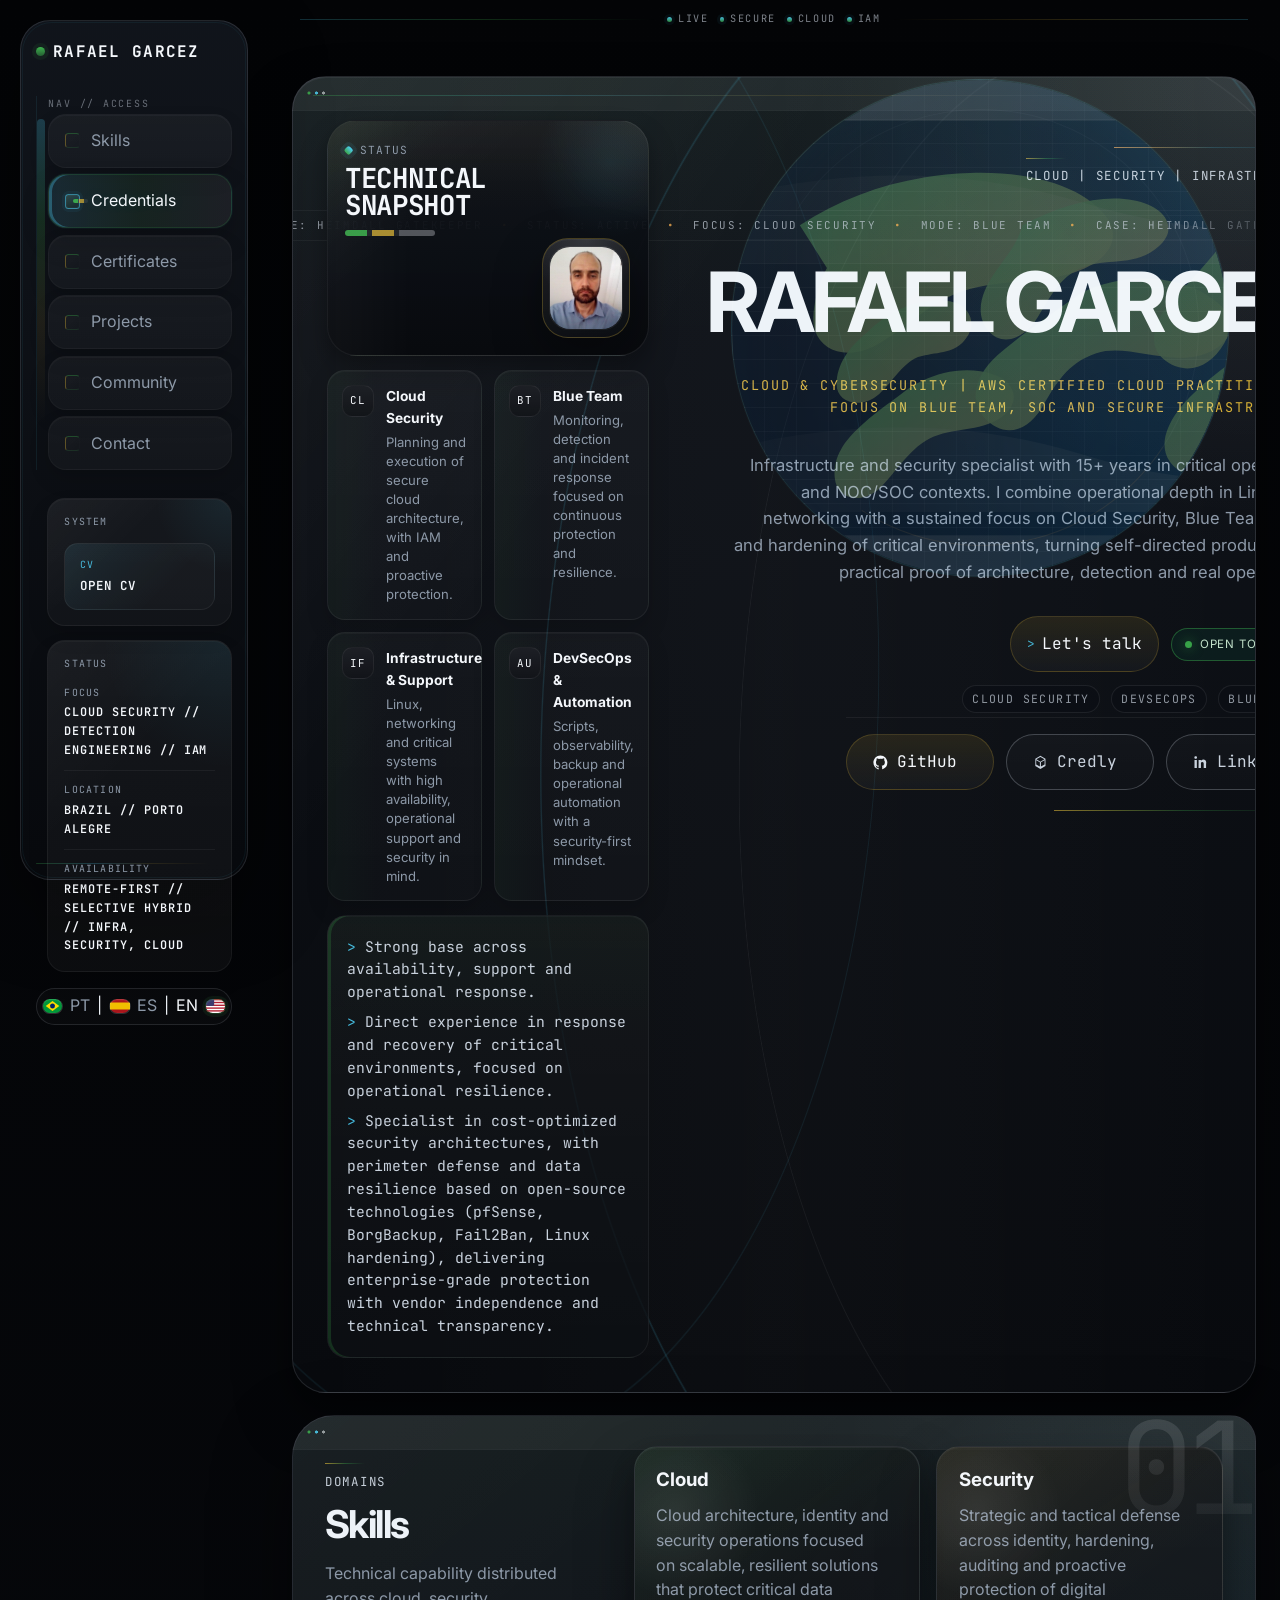
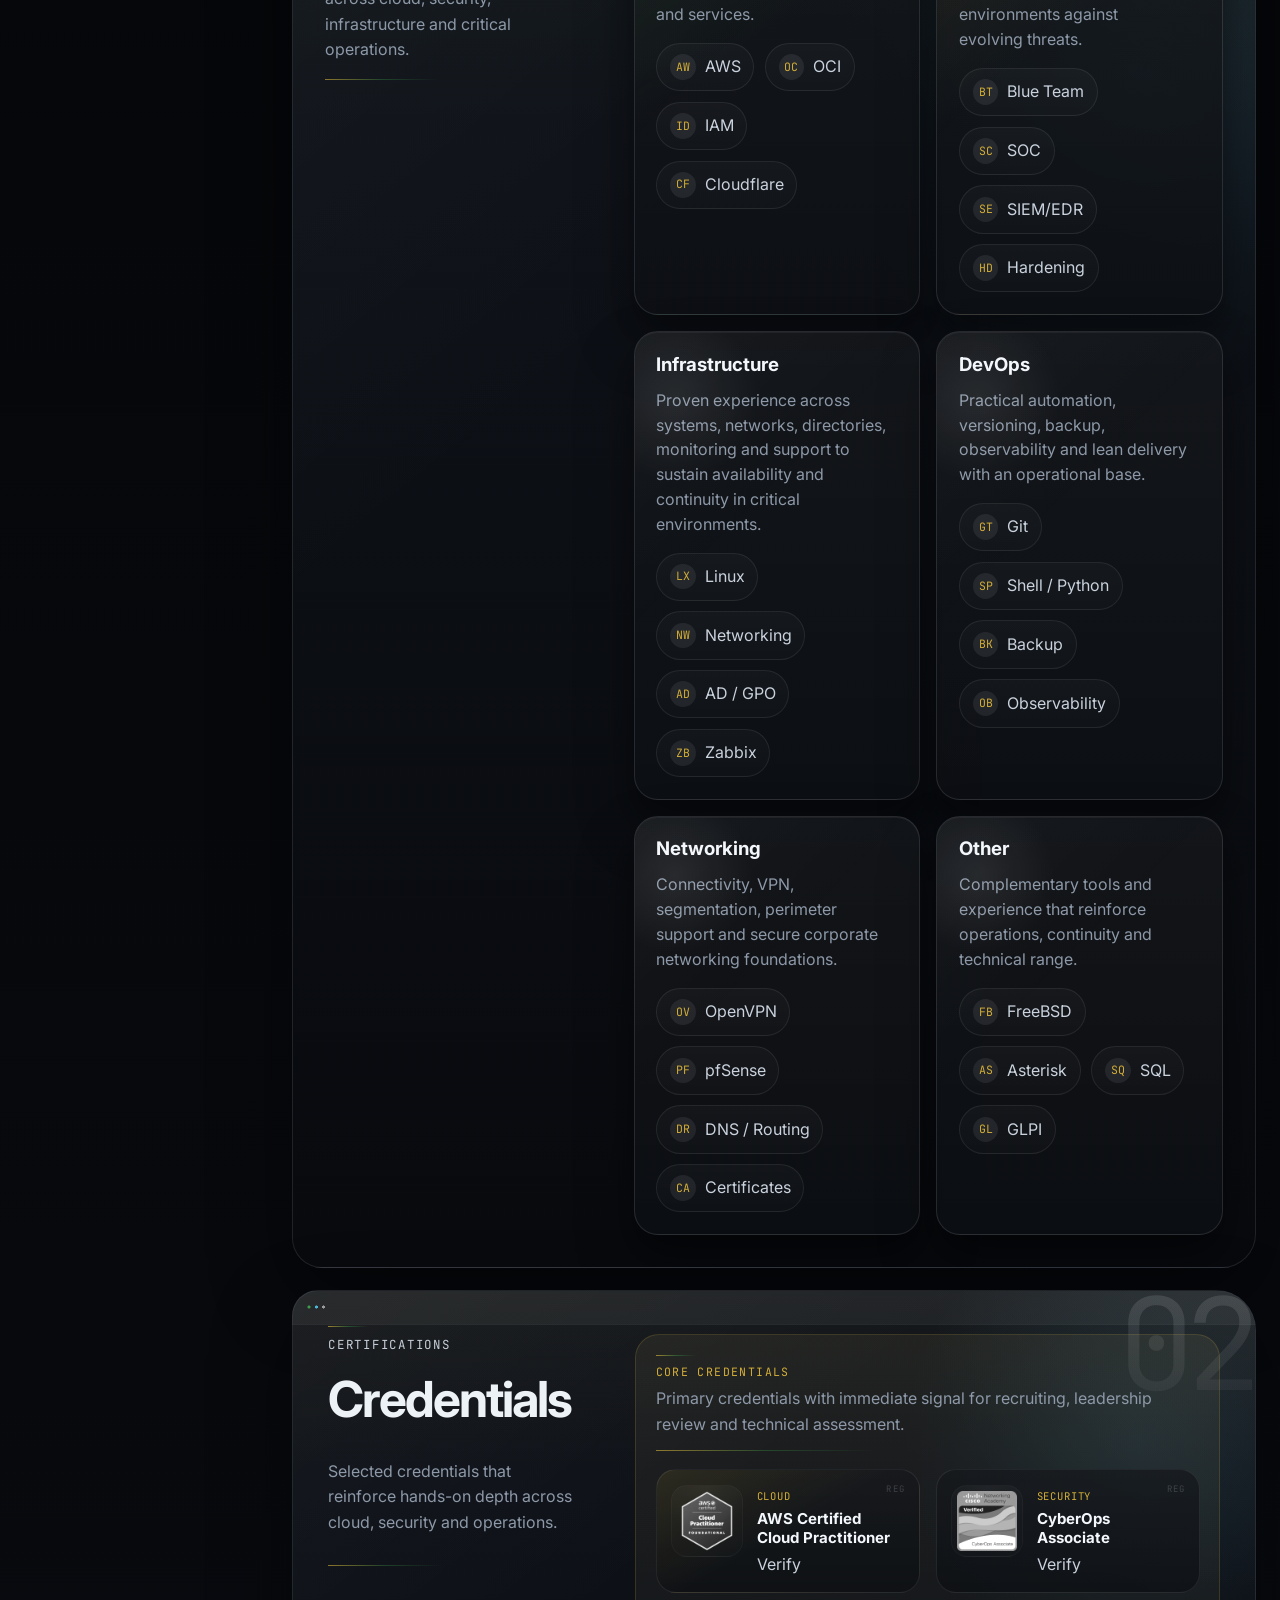
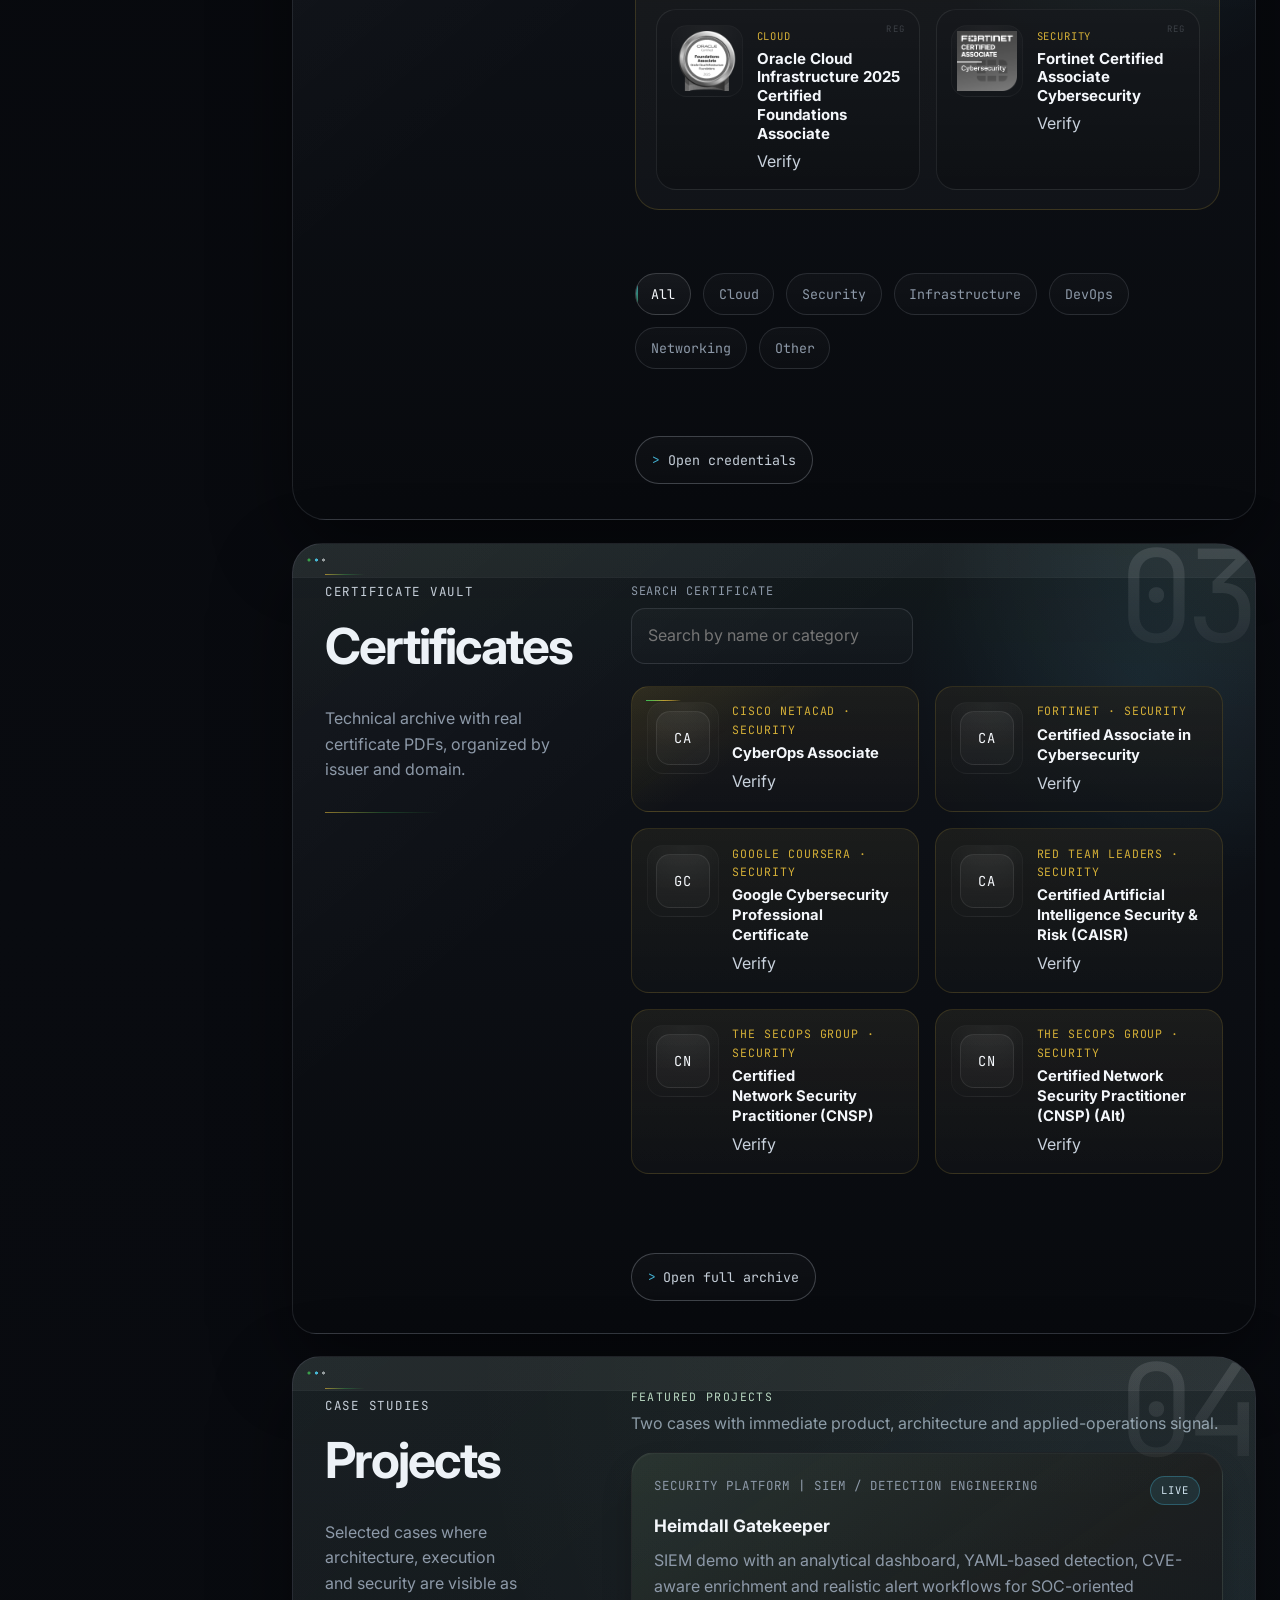
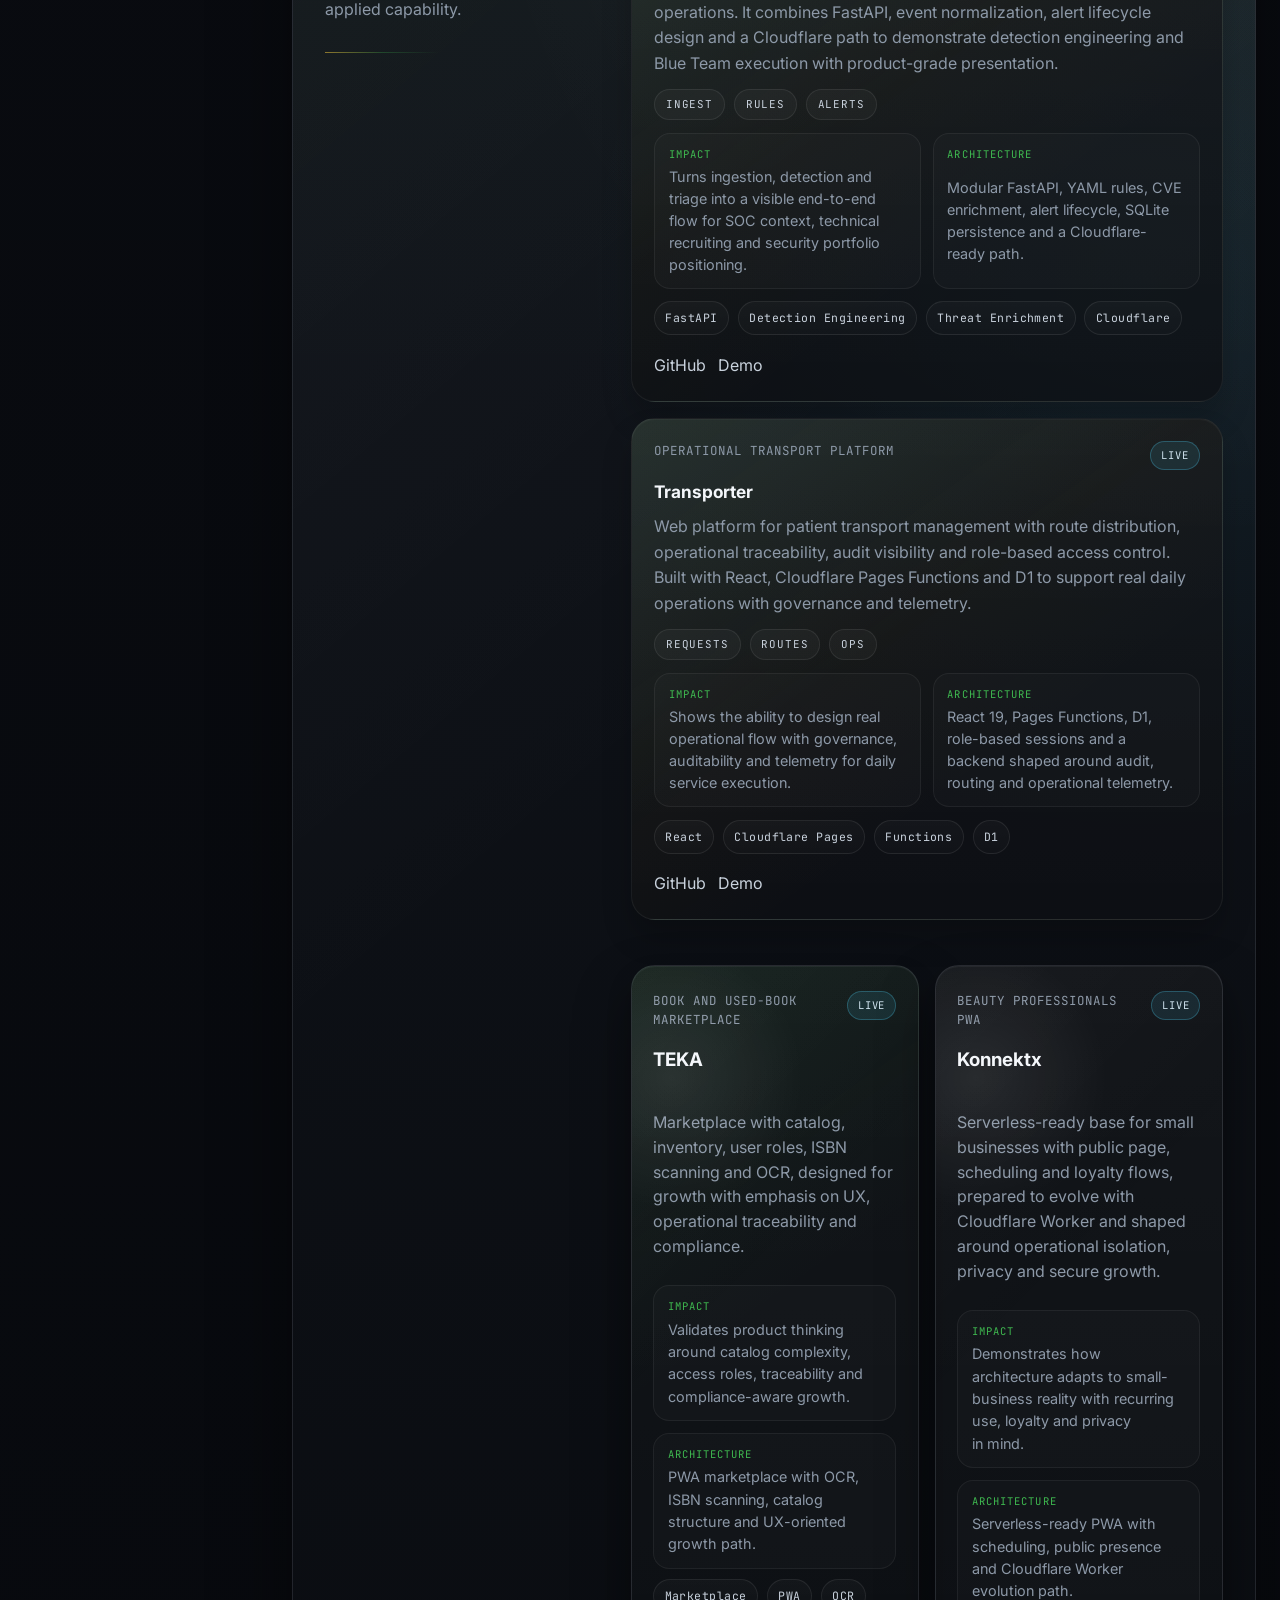
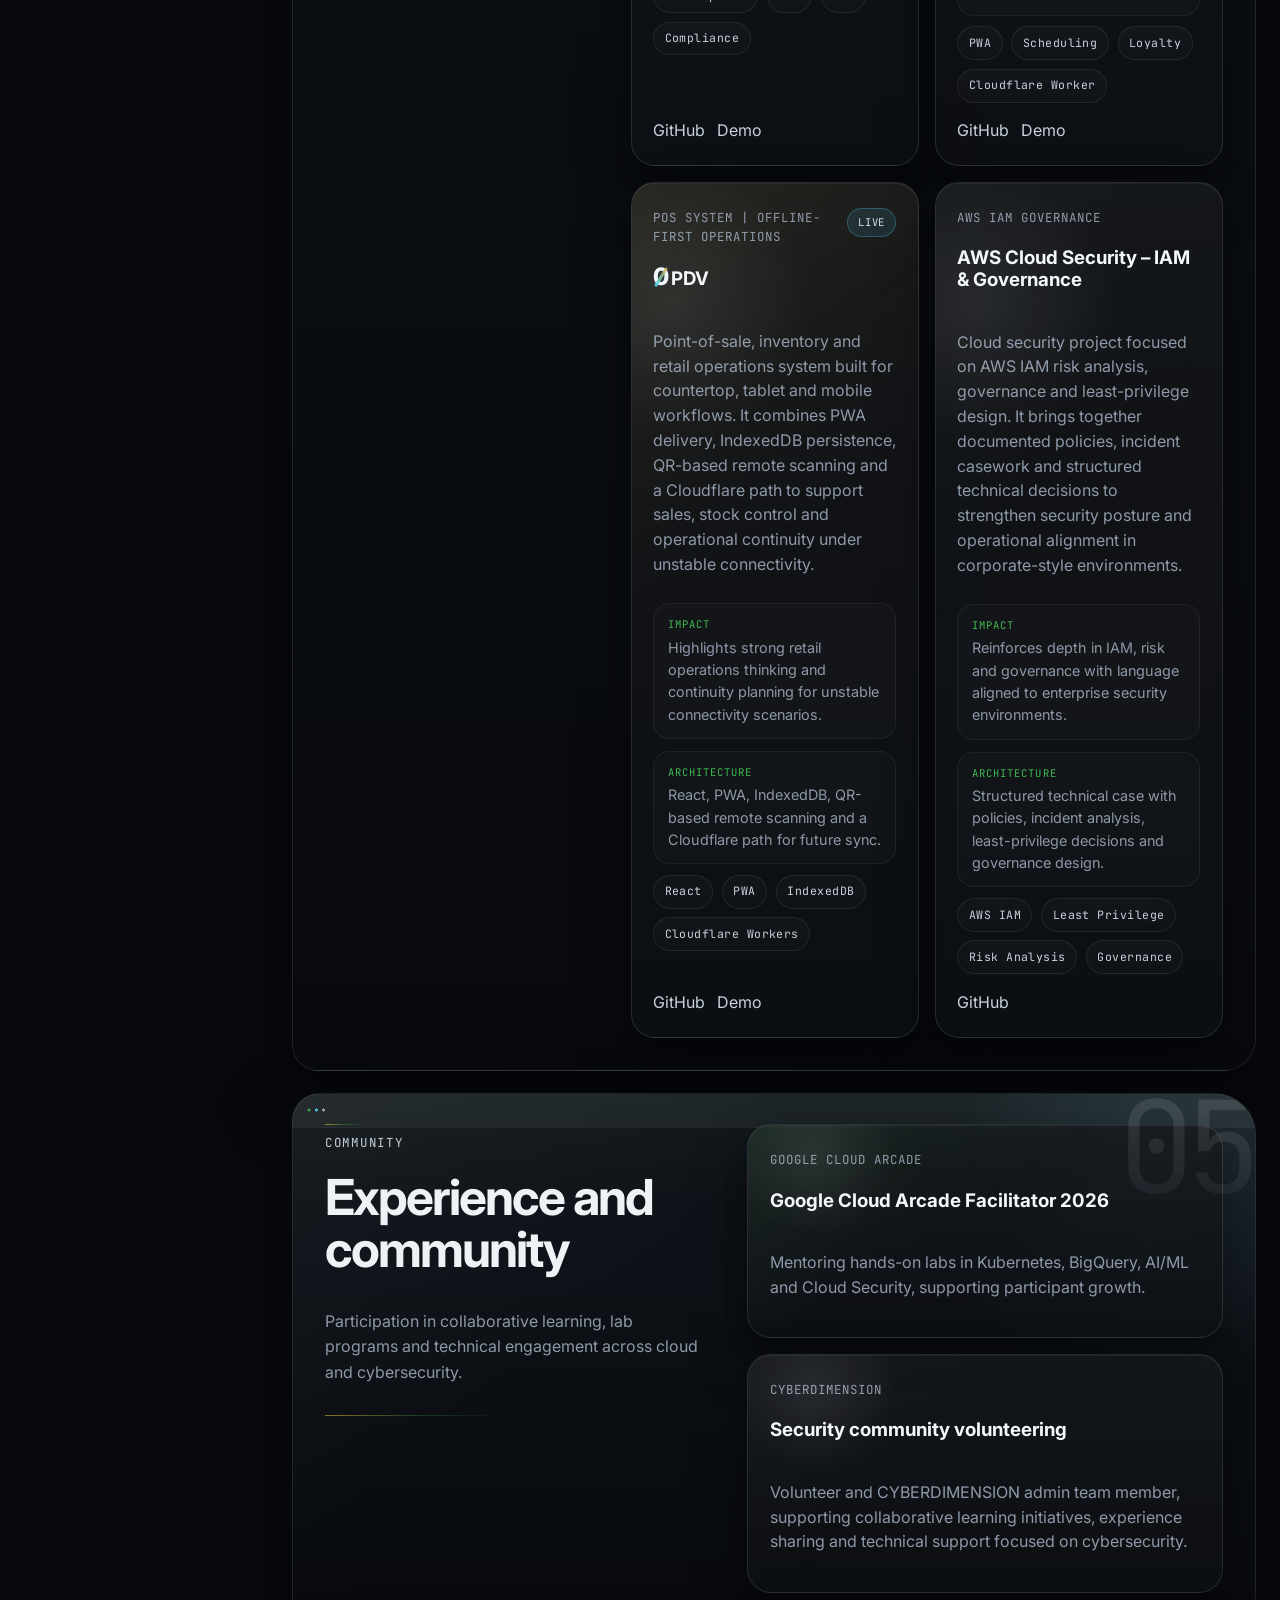
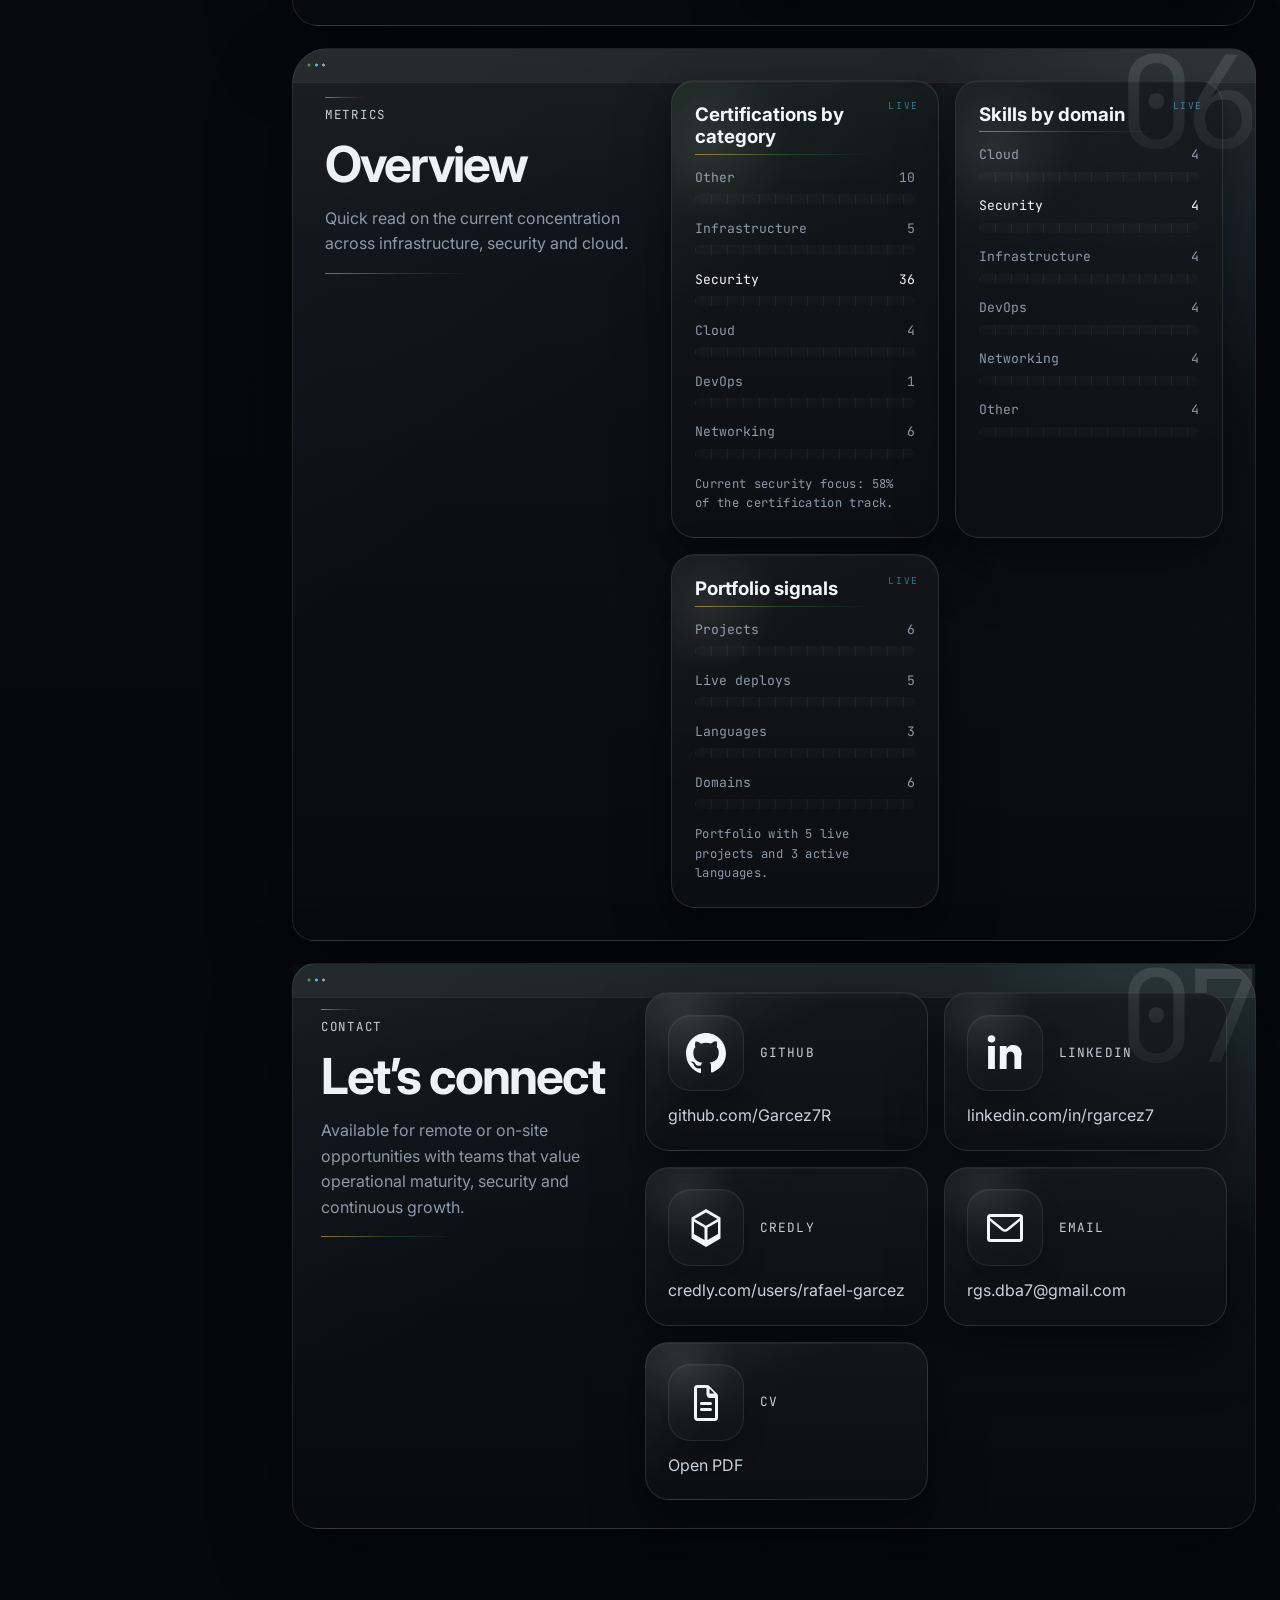
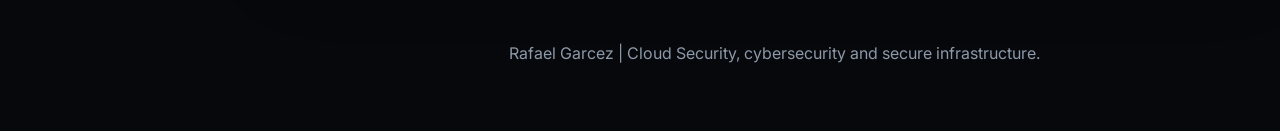
<file: index.html>
<!doctype html>
<html lang="en">
  <head>
    <meta charset="UTF-8" />
    <meta name="viewport" content="width=device-width, initial-scale=1.0" />
    <title>Rafael Garcez | Cloud, Security & Infrastructure Portfolio</title>
    <meta
      name="description"
      content="Professional portfolio highlighting certifications, skills, projects, and technical documents."
    />
    <meta property="og:title" content="Rafael Garcez | Tech Portfolio" />
    <meta
      property="og:description"
      content="Professional portfolio highlighting certifications, skills, projects, and technical documents."
    />
    <meta property="og:type" content="website" />
    <meta property="og:site_name" content="Rafael Garcez" />
    <meta property="og:url" content="https://Garcez7R.github.io/portfolio/" />
    <meta property="og:image" content="https://Garcez7R.github.io/portfolio/assets/img/og-cover.svg" />
    <meta property="og:image:alt" content="Rafael Garcez portfolio cover" />
    <meta property="og:image:width" content="1200" />
    <meta property="og:image:height" content="630" />
    <meta property="og:locale" content="pt_BR" />
    <meta property="og:locale:alternate" content="en_US" />
    <meta property="og:locale:alternate" content="es_ES" />
    <meta name="twitter:card" content="summary_large_image" />
    <meta name="twitter:title" content="Rafael Garcez | Tech Portfolio" />
    <meta
      name="twitter:description"
      content="Professional portfolio highlighting certifications, skills, projects, and technical documents."
    />
    <meta name="twitter:image" content="https://Garcez7R.github.io/portfolio/assets/img/og-cover.svg" />
    <link rel="icon" type="image/svg+xml" href="./assets/img/favicon.svg" />
    <link rel="preconnect" href="https://fonts.googleapis.com" />
    <link rel="preconnect" href="https://fonts.gstatic.com" crossorigin />
    <link
      href="https://fonts.googleapis.com/css2?family=Inter:wght@400;500;600;700;800&family=JetBrains+Mono:wght@400;600&display=swap"
      rel="stylesheet"
    />
    <link rel="stylesheet" href="./assets/css/styles.css?v=20260429-portfolio-layout" />
  </head>
  <body>
    <div class="telemetry-band" aria-hidden="true">
      <span>LIVE</span>
      <span>SECURE</span>
      <span>CLOUD</span>
      <span>IAM</span>
    </div>

    <!-- Splash screen shown only once per browser session. -->
    <div class="splash" id="splash" aria-hidden="true">
      <div class="splash__bar"></div>
      <div class="splash__terminal">
        <p>[SYSTEM] Initializing modules...</p>
        <p>[OK] Cloud credentials loaded.</p>
        <p>[READY] Launching portfolio...</p>
      </div>
    </div>

    <!-- Sticky navigation with language switcher. -->
    <header class="topbar">
      <a class="brand" href="#hero">Rafael Garcez</a>
      <nav class="topnav" aria-label="Primary">
        <a href="#skills" data-i18n="nav.skills"></a>
        <a href="#credentials" data-i18n="nav.credentials"></a>
        <a href="#vault" data-i18n="nav.vault"></a>
        <a href="#projects" data-i18n="nav.projects"></a>
        <a href="#community" data-i18n="nav.community"></a>
        <a href="#contact" data-i18n="nav.contact"></a>
      </nav>
      <div class="sidebar-fill" aria-label="Secondary portfolio controls">
        <div class="sidebar-fill__panel sidebar-fill__panel--system">
          <span class="sidebar-fill__caption">SYSTEM</span>
          <a class="sidebar-fill__cv" id="sidebar-cv-link" href="./assets/docs/cv.pdf" target="_blank" rel="noreferrer">
            <span>CV</span>
            <strong data-i18n="sidebar.cv"></strong>
          </a>
        </div>
        <div class="sidebar-fill__panel sidebar-fill__panel--status">
          <span class="sidebar-fill__caption" data-i18n="sidebar.statusTitle"></span>
          <div class="sidebar-fill__rows">
            <div class="sidebar-fill__row">
              <span data-i18n="sidebar.focusLabel"></span>
              <strong data-i18n="sidebar.focusValue"></strong>
            </div>
            <div class="sidebar-fill__row">
              <span data-i18n="sidebar.locationLabel"></span>
              <strong data-i18n="sidebar.locationValue"></strong>
            </div>
            <div class="sidebar-fill__row">
              <span data-i18n="sidebar.availabilityLabel"></span>
              <strong data-i18n="sidebar.availabilityValue"></strong>
            </div>
          </div>
        </div>
      </div>
      <div class="lang-switch" aria-label="Language switcher">
        <button type="button" data-lang-btn="pt"><span class="flag flag--br" aria-hidden="true"></span> PT</button>
        <span>|</span>
        <button type="button" data-lang-btn="es"><span class="flag flag--es" aria-hidden="true"></span> ES</button>
        <span>|</span>
        <button type="button" data-lang-btn="en">EN <span class="flag flag--us" aria-hidden="true"></span></button>
      </div>
    </header>

    <main class="bento-main">
      <!-- Hero section with profile, headline and technical summary. -->
      <section class="hero section section--hero bento-span-8 fade-in" id="hero">
        <div class="hero__shell">
          <div class="hero__content">
            <div class="hero__globe" aria-hidden="true"></div>
            <p class="eyebrow" data-i18n="hero.eyebrow"></p>
            <div class="hero__ticker" aria-hidden="true">
              <div class="hero__ticker-track" id="hero-ticker-track"></div>
            </div>
            <h1 data-i18n="hero.name"></h1>
            <p class="hero__title" data-i18n="hero.title"></p>
            <p class="hero__description" data-i18n="hero.description"></p>
            <div class="hero__cta-row">
              <a class="button button--primary" href="#contact" data-i18n="hero.cta"></a>
              <span class="hero__badge" data-i18n="hero.openBadge"></span>
            </div>
            <div class="hero__banner">
              <span data-i18n="hero.banner1"></span>
              <span data-i18n="hero.banner2"></span>
              <span data-i18n="hero.banner3"></span>
            </div>
            <div class="hero__actions">
              <a class="button button--primary button--icon" href="https://github.com/Garcez7R" target="_blank" rel="noreferrer">
                <span class="button__icon" aria-hidden="true">
                  <svg viewBox="0 0 24 24" focusable="false" aria-hidden="true">
                    <path d="M12 2C6.48 2 2 6.59 2 12.25c0 4.53 2.87 8.37 6.84 9.73.5.1.68-.22.68-.49 0-.24-.01-1.03-.01-1.87-2.78.62-3.37-1.21-3.37-1.21-.45-1.2-1.11-1.52-1.11-1.52-.91-.64.07-.63.07-.63 1 .08 1.53 1.06 1.53 1.06.9 1.56 2.36 1.11 2.94.85.09-.67.35-1.11.64-1.36-2.22-.26-4.55-1.14-4.55-5.08 0-1.12.39-2.03 1.03-2.74-.1-.26-.45-1.31.1-2.72 0 0 .84-.28 2.75 1.05A9.31 9.31 0 0 1 12 6.84c.85 0 1.71.12 2.51.36 1.91-1.33 2.75-1.05 2.75-1.05.55 1.41.2 2.46.1 2.72.64.71 1.03 1.62 1.03 2.74 0 3.95-2.33 4.81-4.56 5.07.36.31.68.91.68 1.84 0 1.33-.01 2.4-.01 2.73 0 .27.18.6.69.49A10.27 10.27 0 0 0 22 12.25C22 6.59 17.52 2 12 2Z" fill="currentColor"/>
                  </svg>
                </span>
                GitHub
              </a>
              <a class="button button--icon" href="https://www.credly.com/users/rafael-garcez" target="_blank" rel="noreferrer">
                <span class="button__icon" aria-hidden="true">
                  <svg viewBox="0 0 24 24" focusable="false" aria-hidden="true">
                    <path d="M12 2.5 4.75 6.7v10.6L12 21.5l7.25-4.2V6.7L12 2.5Zm0 1.73 5.75 3.33L12 10.9 6.25 7.56 12 4.23Zm-6 4.63 5.25 3.05v6.1L6 14.96V8.86Zm6.75 9.15v-6.1L18 8.86v6.1l-5.25 3.05Z" fill="currentColor"/>
                  </svg>
                </span>
                Credly
              </a>
              <a class="button button--icon" href="https://www.linkedin.com/in/rgarcez7/" target="_blank" rel="noreferrer">
                <span class="button__icon" aria-hidden="true">
                  <svg viewBox="0 0 24 24" focusable="false" aria-hidden="true">
                    <path d="M6.94 8.5H3.56V20h3.38V8.5Zm.22-3.55c0-1.01-.74-1.8-1.9-1.8-1.15 0-1.9.79-1.9 1.8 0 .99.73 1.8 1.86 1.8h.02c1.18 0 1.92-.81 1.92-1.8ZM20.44 13.14C20.44 9.62 18.6 8 16.15 8c-1.97 0-2.85 1.12-3.35 1.9V8.5H9.42c.04.92 0 11.5 0 11.5h3.38v-6.42c0-.34.02-.68.12-.93.27-.68.88-1.38 1.91-1.38 1.35 0 1.89 1.05 1.89 2.58V20h3.38v-6.86Z" fill="currentColor"/>
                  </svg>
                </span>
                LinkedIn
              </a>
            </div>
          </div>
          <aside class="hero__visual" aria-label="Technical summary">
            <div class="hero__profile-stage">
              <div class="hero__signal">
                <span data-i18n="hero.panelTag"></span>
                <strong data-i18n="hero.panelTitle"></strong>
              </div>
              <div class="hero__profile-frame">
                <img src="./assets/img/profile.jpeg?v=20260330-profile" alt="Portrait of Rafael Garcez" />
              </div>
            </div>
            <div class="hero__summary">
              <div class="hero__pillars" id="hero-pillars"></div>
              <div class="hero__terminal">
                <p data-i18n="hero.panelLine1"></p>
                <p data-i18n="hero.panelLine2"></p>
                <p data-i18n="hero.panelLine3"></p>
              </div>
            </div>
          </aside>
        </div>
      </section>

      <!-- Domain-based skills with tooltip-ready skill chips. -->
      <section class="section section--skills bento-span-5 fade-in" id="skills">
        <div class="section-shell section-shell--skills" data-section="01">
          <div class="section__intro section__intro--compact">
            <p class="eyebrow" data-i18n="skills.eyebrow"></p>
            <h2 data-i18n="skills.title"></h2>
            <p data-i18n="skills.description"></p>
          </div>
          <div class="skill-grid" id="skills-grid"></div>
        </div>
      </section>

      <!-- Credentials rendered from badges.md. -->
      <section class="section section--credentials bento-span-3 fade-in" id="credentials">
        <div class="section-shell section-shell--credentials" data-section="02">
          <div class="section-heading">
            <p class="eyebrow" data-i18n="credentials.eyebrow"></p>
            <h2 data-i18n="credentials.title"></h2>
            <p data-i18n="credentials.description"></p>
          </div>
          <div class="credentials-stage">
            <div class="credentials-core">
              <div class="credentials-core__intro">
                <span class="credentials-core__eyebrow" data-i18n="credentials.coreTitle"></span>
                <p data-i18n="credentials.coreDescription"></p>
              </div>
              <div class="credentials-core__grid" id="core-badge-grid"></div>
            </div>
            <div class="credentials-more" id="credentials-more">
              <p class="credentials-more__prompt" data-i18n="credentials.morePrompt"></p>
              <div class="credentials-more__content" id="credentials-more-content" hidden>
                <div class="filters" id="badge-filters" aria-label="Certification filters"></div>
                <div class="badge-grid" id="badge-grid"></div>
              </div>
              <div class="credentials__actions">
                <button class="button button--ghost" id="badge-toggle" type="button"></button>
              </div>
            </div>
          </div>
        </div>
      </section>

      <!-- PDF vault for verification links. -->
      <section class="section section--vault bento-span-3 fade-in" id="vault">
        <div class="section-shell section-shell--vault" data-section="03">
          <div class="section-heading section-heading--vault">
            <p class="eyebrow" data-i18n="vault.eyebrow"></p>
            <h2 data-i18n="vault.title"></h2>
            <p data-i18n="vault.description"></p>
          </div>
          <div class="vault-stage">
            <div class="vault-controls">
              <label class="vault-search">
                <span data-i18n="vault.searchLabel"></span>
                <input id="vault-search" type="search" />
              </label>
            </div>
            <div class="vault-featured" id="vault-featured"></div>
            <div class="vault-more">
              <p class="credentials-more__prompt vault-more__prompt" id="vault-more-prompt" data-i18n="vault.morePrompt"></p>
              <div class="vault-more__content" id="vault-more-content" hidden>
                <div class="vault-groups" id="vault-groups"></div>
              </div>
              <div class="credentials__actions">
                <button class="button button--ghost" id="vault-toggle" type="button"></button>
              </div>
            </div>
          </div>
        </div>
      </section>

      <!-- Selected projects and labs. -->
      <section class="section section--projects bento-span-5 fade-in" id="projects">
        <div class="section-shell section-shell--projects" data-section="04">
          <div class="section-heading">
            <p class="eyebrow" data-i18n="projects.eyebrow"></p>
            <h2 data-i18n="projects.title"></h2>
            <p data-i18n="projects.description"></p>
          </div>
          <div class="featured-projects">
            <div class="featured-projects__intro">
              <span class="featured-projects__eyebrow" data-i18n="projects.featuredTitle"></span>
              <p data-i18n="projects.featuredDescription"></p>
            </div>
            <div class="featured-project-grid" id="featured-project-grid"></div>
          </div>
          <div class="project-grid" id="project-grid"></div>
        </div>
      </section>

      <!-- Community and mentoring track record. -->
      <section class="section section--community bento-span-3 fade-in" id="community">
        <div class="section-shell section-shell--community" data-section="05">
          <div class="section-heading community-heading">
            <p class="eyebrow" data-i18n="community.eyebrow"></p>
            <h2 data-i18n="community.title"></h2>
            <p data-i18n="community.description"></p>
          </div>
          <div class="project-grid community-grid" id="community-grid"></div>
        </div>
      </section>

      <!-- Lightweight metrics for quick technical scanning. -->
      <section class="section section--metrics bento-span-3 fade-in" id="metrics">
        <div class="insight-shell" data-section="06">
          <div class="section__intro section__intro--compact">
            <p class="eyebrow" data-i18n="metrics.eyebrow"></p>
            <h2 data-i18n="metrics.title"></h2>
            <p data-i18n="metrics.description"></p>
          </div>
          <div class="metrics-grid">
            <article class="metric-card">
              <h3 data-i18n="metrics.certificationsChart"></h3>
              <div id="cert-metrics" class="metric-chart"></div>
              <p class="metric-note" id="cert-metrics-note"></p>
            </article>
            <article class="metric-card">
              <h3 data-i18n="metrics.skillsChart"></h3>
              <div id="skills-metrics" class="metric-chart"></div>
            </article>
            <article class="metric-card">
              <h3 data-i18n="metrics.portfolioChart"></h3>
              <div id="portfolio-metrics" class="metric-chart"></div>
              <p class="metric-note" id="portfolio-metrics-note"></p>
            </article>
          </div>
        </div>
      </section>

      <!-- Contact endpoints and resume access. -->
      <section class="section section--contact bento-span-5 fade-in" id="contact">
        <div class="contact-shell" data-section="07">
          <div class="section__intro section__intro--compact">
            <p class="eyebrow" data-i18n="contact.eyebrow"></p>
            <h2 data-i18n="contact.title"></h2>
            <p data-i18n="contact.description"></p>
          </div>
          <div class="contact-grid" id="contact-grid"></div>
        </div>
      </section>
    </main>

    <footer class="footer">
      <p data-i18n="footer.copy"></p>
    </footer>

    <script type="module" src="./assets/js/main.js?v=20260429-portfolio-layout"></script>
  </body>
</html>
</file>
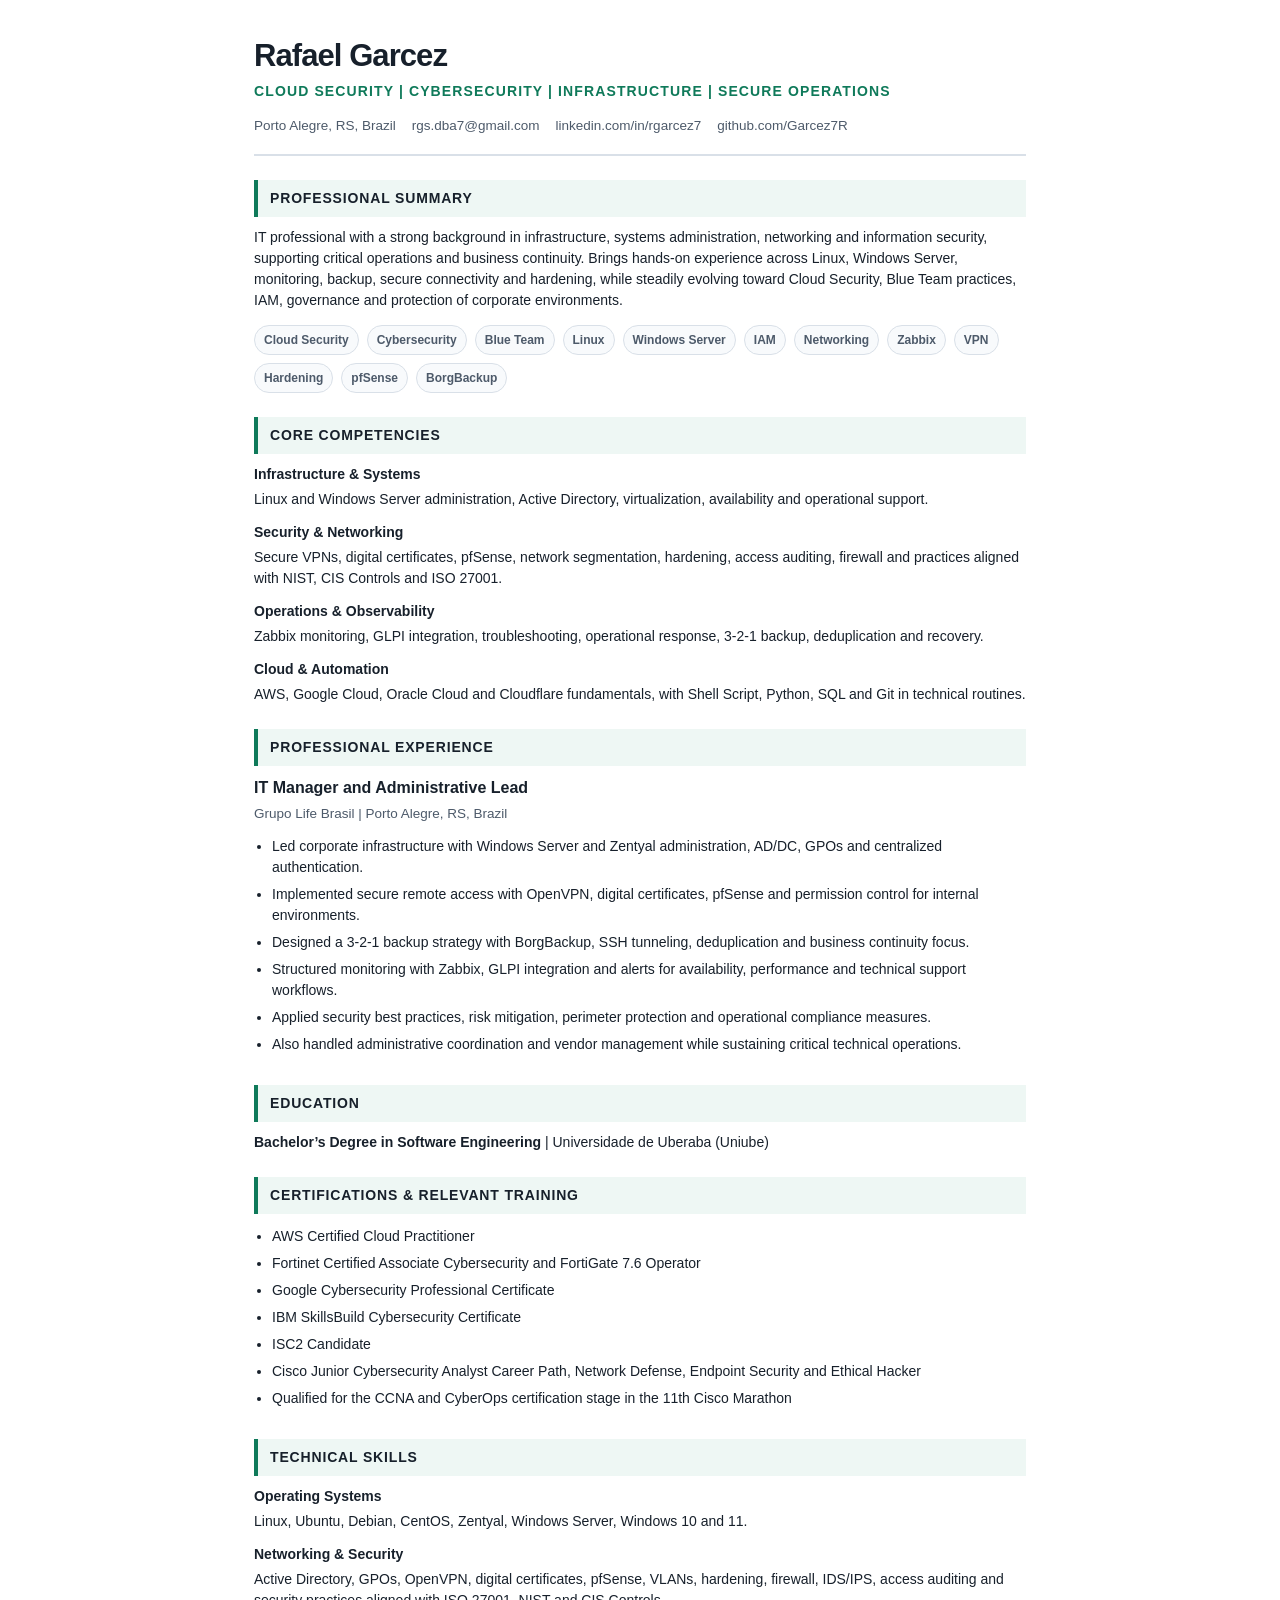
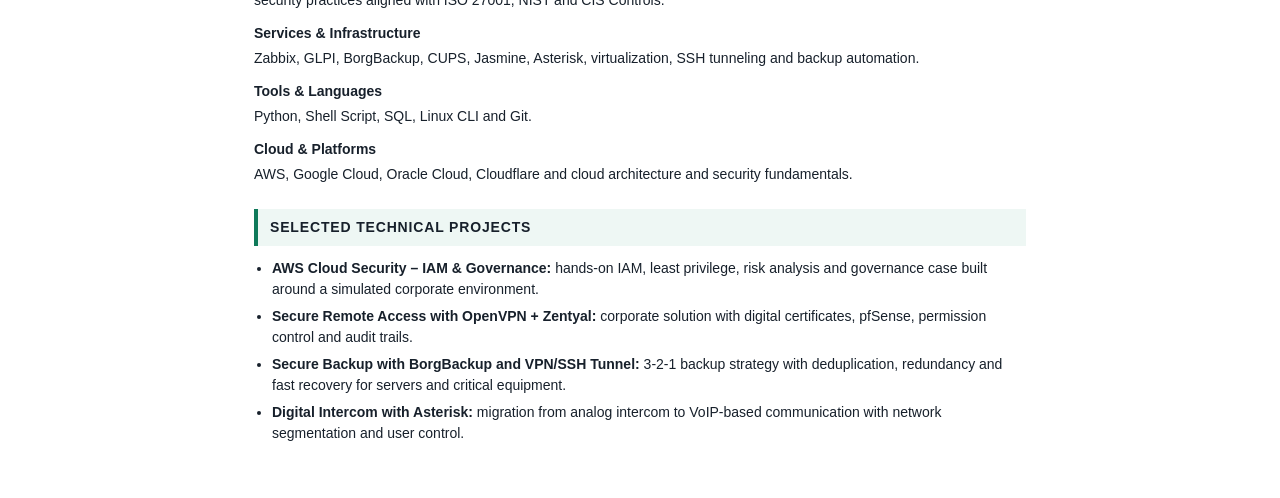
<file: assets/docs/cv-public-en.html>
<!doctype html>
<html lang="en">
  <head>
    <meta charset="UTF-8" />
    <meta name="viewport" content="width=device-width, initial-scale=1.0" />
    <title>Rafael Garcez | Resume</title>
    <style>
      :root {
        --bg: #ffffff;
        --text: #17202b;
        --muted: #4d5a6a;
        --line: #d9e0e8;
        --accent: #0f7a5a;
        --accent-soft: #eef7f4;
      }

      * {
        box-sizing: border-box;
      }

      body {
        margin: 0;
        background: var(--bg);
        color: var(--text);
        font-family: "Inter", "Segoe UI", Arial, sans-serif;
        line-height: 1.5;
      }

      .page {
        max-width: 860px;
        margin: 0 auto;
        padding: 40px 44px 48px;
      }

      header {
        padding-bottom: 18px;
        border-bottom: 2px solid var(--line);
      }

      h1 {
        margin: 0 0 8px;
        font-size: 31px;
        line-height: 1.05;
        letter-spacing: -0.03em;
      }

      .headline {
        margin: 0 0 14px;
        color: var(--accent);
        font-size: 14px;
        font-weight: 700;
        letter-spacing: 0.08em;
        text-transform: uppercase;
      }

      .meta {
        display: flex;
        flex-wrap: wrap;
        gap: 8px 16px;
        color: var(--muted);
        font-size: 13.5px;
      }

      .meta span {
        white-space: nowrap;
      }

      main {
        display: grid;
        gap: 24px;
        padding-top: 24px;
      }

      section {
        display: grid;
        gap: 10px;
      }

      h2 {
        margin: 0;
        padding: 8px 12px;
        background: var(--accent-soft);
        border-left: 4px solid var(--accent);
        font-size: 14px;
        letter-spacing: 0.06em;
        text-transform: uppercase;
      }

      p {
        margin: 0;
        font-size: 14px;
      }

      .role {
        display: grid;
        gap: 4px;
      }

      .role-title {
        font-size: 16px;
        font-weight: 700;
      }

      .role-company {
        color: var(--muted);
        font-size: 13.5px;
      }

      ul {
        margin: 2px 0 0 18px;
        padding: 0;
      }

      li {
        margin: 0 0 6px;
        font-size: 14px;
      }

      .grid {
        display: grid;
        gap: 12px;
      }

      .summary-grid {
        display: grid;
        gap: 14px;
      }

      .keyword-strip {
        display: flex;
        flex-wrap: wrap;
        gap: 8px;
      }

      .keyword-strip span {
        display: inline-flex;
        align-items: center;
        padding: 5px 9px;
        border: 1px solid var(--line);
        border-radius: 999px;
        background: #f8fafc;
        color: var(--muted);
        font-size: 12px;
        font-weight: 600;
      }

      .skill-group {
        display: grid;
        gap: 4px;
      }

      .skill-group strong {
        font-size: 14px;
      }

    </style>
  </head>
  <body>
    <div class="page">
      <header>
        <h1>Rafael Garcez</h1>
        <p class="headline">Cloud Security | Cybersecurity | Infrastructure | Secure Operations</p>
        <div class="meta">
          <span>Porto Alegre, RS, Brazil</span>
          <span>rgs.dba7@gmail.com</span>
          <span>linkedin.com/in/rgarcez7</span>
          <span>github.com/Garcez7R</span>
        </div>
      </header>

      <main>
        <section>
          <h2>Professional Summary</h2>
          <div class="summary-grid">
            <p>
              IT professional with a strong background in infrastructure, systems administration, networking and
              information security, supporting critical operations and business continuity. Brings hands-on experience
              across Linux, Windows Server, monitoring, backup, secure connectivity and hardening, while steadily
              evolving toward Cloud Security, Blue Team practices, IAM, governance and protection of corporate
              environments.
            </p>
            <div class="keyword-strip">
              <span>Cloud Security</span>
              <span>Cybersecurity</span>
              <span>Blue Team</span>
              <span>Linux</span>
              <span>Windows Server</span>
              <span>IAM</span>
              <span>Networking</span>
              <span>Zabbix</span>
              <span>VPN</span>
              <span>Hardening</span>
              <span>pfSense</span>
              <span>BorgBackup</span>
            </div>
          </div>
        </section>

        <section>
          <h2>Core Competencies</h2>
          <div class="grid">
            <div class="skill-group">
              <strong>Infrastructure & Systems</strong>
              <p>Linux and Windows Server administration, Active Directory, virtualization, availability and operational support.</p>
            </div>
            <div class="skill-group">
              <strong>Security & Networking</strong>
              <p>Secure VPNs, digital certificates, pfSense, network segmentation, hardening, access auditing, firewall and practices aligned with NIST, CIS Controls and ISO 27001.</p>
            </div>
            <div class="skill-group">
              <strong>Operations & Observability</strong>
              <p>Zabbix monitoring, GLPI integration, troubleshooting, operational response, 3-2-1 backup, deduplication and recovery.</p>
            </div>
            <div class="skill-group">
              <strong>Cloud & Automation</strong>
              <p>AWS, Google Cloud, Oracle Cloud and Cloudflare fundamentals, with Shell Script, Python, SQL and Git in technical routines.</p>
            </div>
          </div>
        </section>

        <section>
          <h2>Professional Experience</h2>
          <div class="role">
            <div class="role-title">IT Manager and Administrative Lead</div>
            <div class="role-company">Grupo Life Brasil | Porto Alegre, RS, Brazil</div>
          </div>
          <ul>
            <li>Led corporate infrastructure with Windows Server and Zentyal administration, AD/DC, GPOs and centralized authentication.</li>
            <li>Implemented secure remote access with OpenVPN, digital certificates, pfSense and permission control for internal environments.</li>
            <li>Designed a 3-2-1 backup strategy with BorgBackup, SSH tunneling, deduplication and business continuity focus.</li>
            <li>Structured monitoring with Zabbix, GLPI integration and alerts for availability, performance and technical support workflows.</li>
            <li>Applied security best practices, risk mitigation, perimeter protection and operational compliance measures.</li>
            <li>Also handled administrative coordination and vendor management while sustaining critical technical operations.</li>
          </ul>
        </section>

        <section>
          <h2>Education</h2>
          <p><strong>Bachelor’s Degree in Software Engineering</strong> | Universidade de Uberaba (Uniube)</p>
        </section>

        <section>
          <h2>Certifications & Relevant Training</h2>
          <ul>
            <li>AWS Certified Cloud Practitioner</li>
            <li>Fortinet Certified Associate Cybersecurity and FortiGate 7.6 Operator</li>
            <li>Google Cybersecurity Professional Certificate</li>
            <li>IBM SkillsBuild Cybersecurity Certificate</li>
            <li>ISC2 Candidate</li>
            <li>Cisco Junior Cybersecurity Analyst Career Path, Network Defense, Endpoint Security and Ethical Hacker</li>
            <li>Qualified for the CCNA and CyberOps certification stage in the 11th Cisco Marathon</li>
          </ul>
        </section>

        <section>
          <h2>Technical Skills</h2>
          <div class="grid">
            <div class="skill-group">
              <strong>Operating Systems</strong>
              <p>Linux, Ubuntu, Debian, CentOS, Zentyal, Windows Server, Windows 10 and 11.</p>
            </div>
            <div class="skill-group">
              <strong>Networking & Security</strong>
              <p>Active Directory, GPOs, OpenVPN, digital certificates, pfSense, VLANs, hardening, firewall, IDS/IPS, access auditing and security practices aligned with ISO 27001, NIST and CIS Controls.</p>
            </div>
            <div class="skill-group">
              <strong>Services & Infrastructure</strong>
              <p>Zabbix, GLPI, BorgBackup, CUPS, Jasmine, Asterisk, virtualization, SSH tunneling and backup automation.</p>
            </div>
            <div class="skill-group">
              <strong>Tools & Languages</strong>
              <p>Python, Shell Script, SQL, Linux CLI and Git.</p>
            </div>
            <div class="skill-group">
              <strong>Cloud & Platforms</strong>
              <p>AWS, Google Cloud, Oracle Cloud, Cloudflare and cloud architecture and security fundamentals.</p>
            </div>
          </div>
        </section>

        <section>
          <h2>Selected Technical Projects</h2>
          <ul>
            <li><strong>AWS Cloud Security – IAM &amp; Governance:</strong> hands-on IAM, least privilege, risk analysis and governance case built around a simulated corporate environment.</li>
            <li><strong>Secure Remote Access with OpenVPN + Zentyal:</strong> corporate solution with digital certificates, pfSense, permission control and audit trails.</li>
            <li><strong>Secure Backup with BorgBackup and VPN/SSH Tunnel:</strong> 3-2-1 backup strategy with deduplication, redundancy and fast recovery for servers and critical equipment.</li>
            <li><strong>Digital Intercom with Asterisk:</strong> migration from analog intercom to VoIP-based communication with network segmentation and user control.</li>
          </ul>
        </section>
      </main>
    </div>
  </body>
</html>
</file>
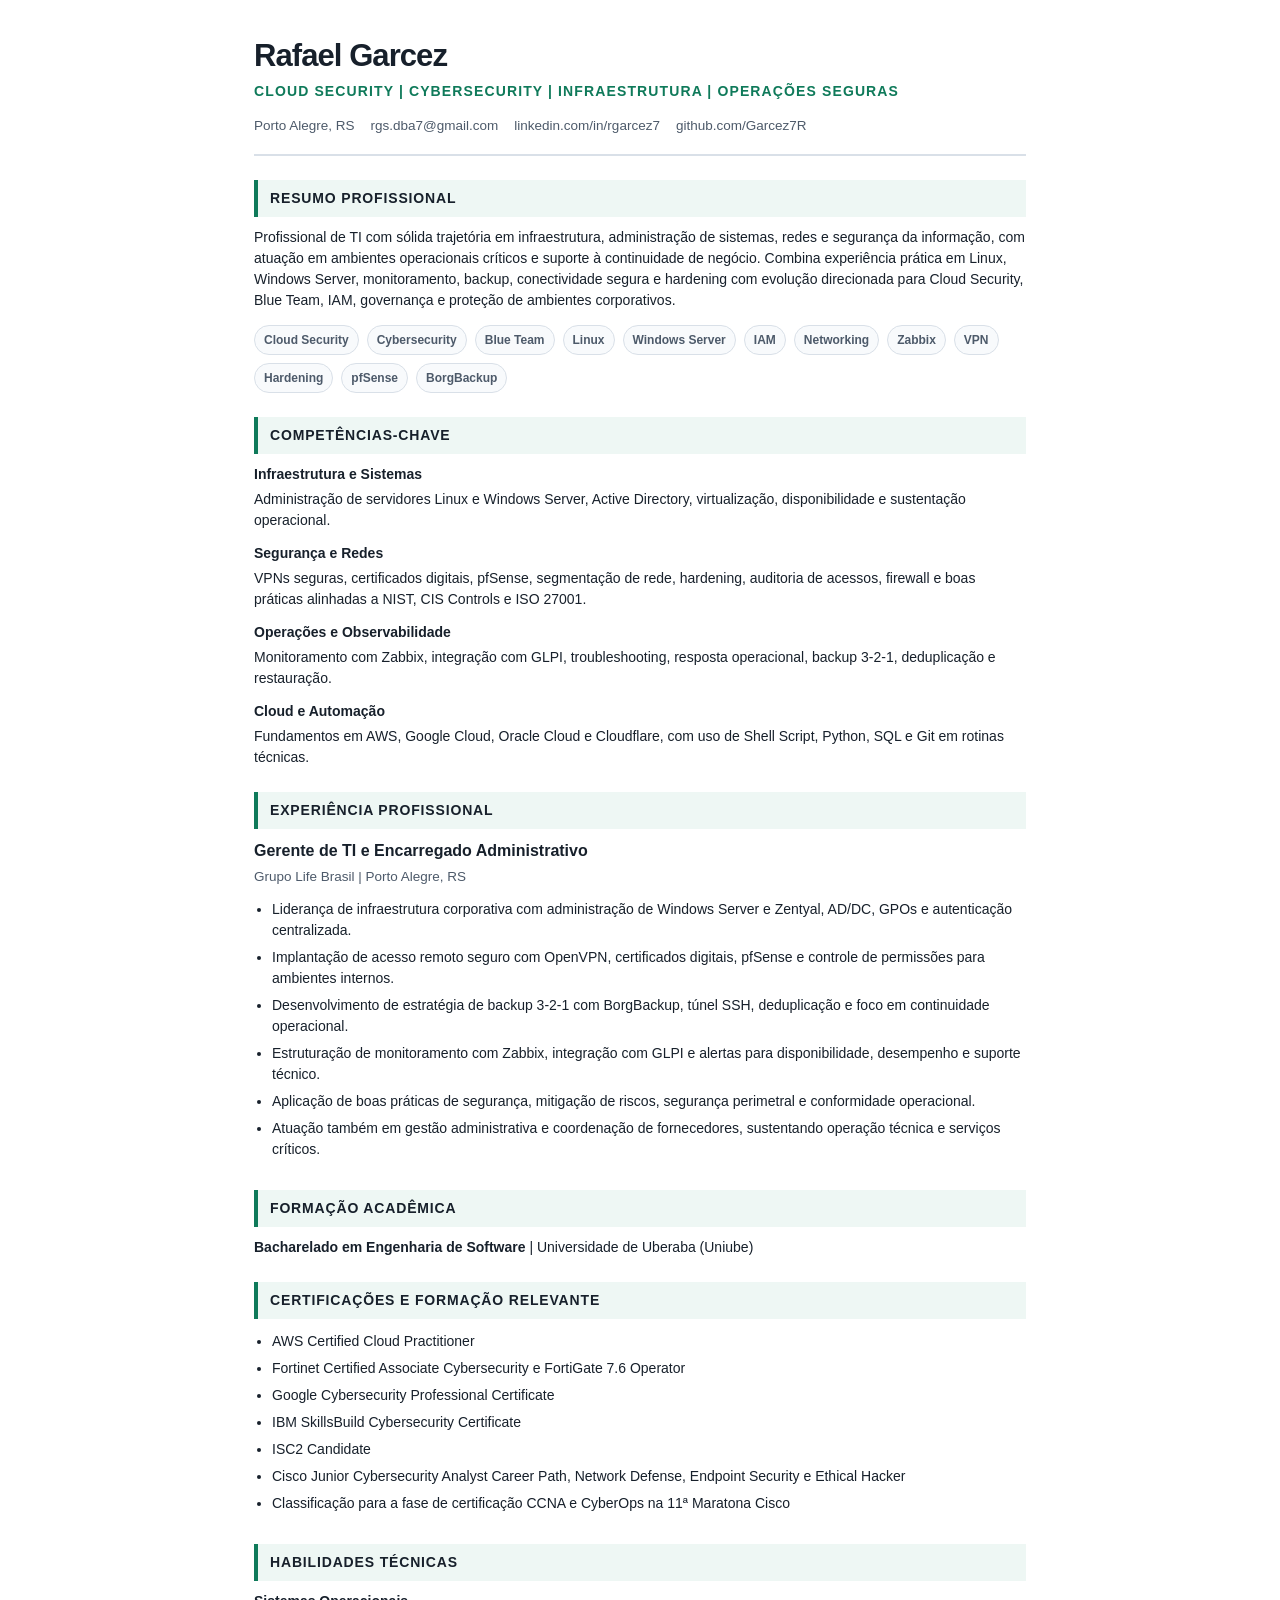
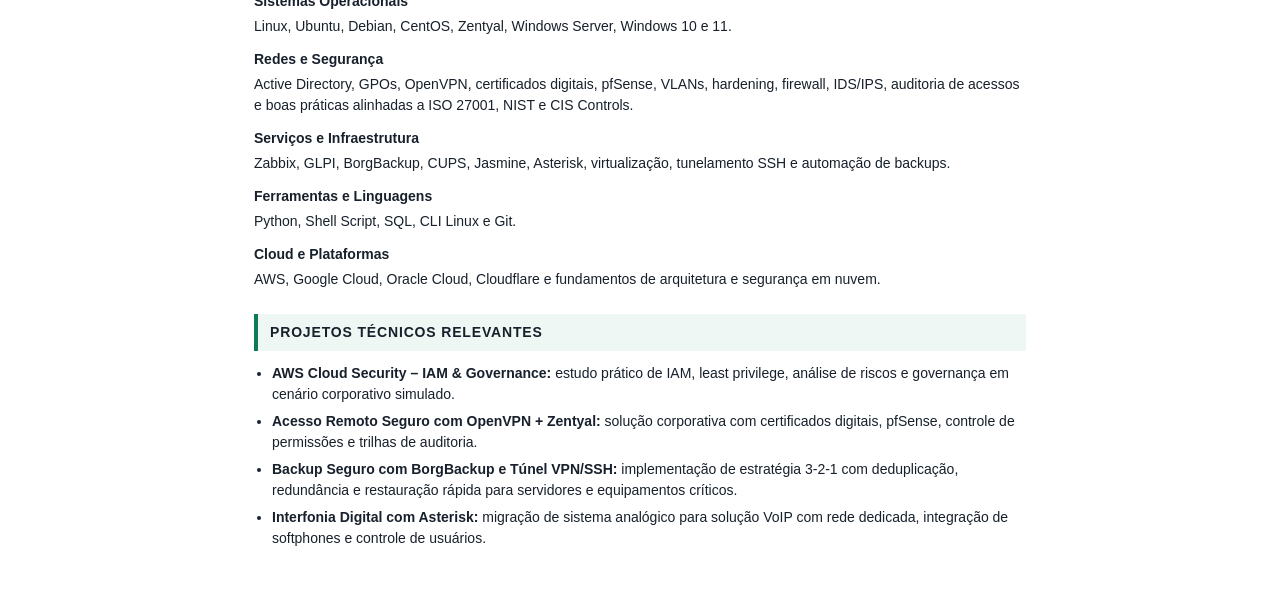
<file: assets/docs/cv-public.html>
<!doctype html>
<html lang="pt-BR">
  <head>
    <meta charset="UTF-8" />
    <meta name="viewport" content="width=device-width, initial-scale=1.0" />
    <title>Rafael Garcez | Currículo</title>
    <style>
      :root {
        --bg: #ffffff;
        --text: #17202b;
        --muted: #4d5a6a;
        --line: #d9e0e8;
        --accent: #0f7a5a;
        --accent-soft: #eef7f4;
      }

      * {
        box-sizing: border-box;
      }

      body {
        margin: 0;
        background: var(--bg);
        color: var(--text);
        font-family: "Inter", "Segoe UI", Arial, sans-serif;
        line-height: 1.5;
      }

      .page {
        max-width: 860px;
        margin: 0 auto;
        padding: 40px 44px 48px;
      }

      header {
        padding-bottom: 18px;
        border-bottom: 2px solid var(--line);
      }

      h1 {
        margin: 0 0 8px;
        font-size: 31px;
        line-height: 1.05;
        letter-spacing: -0.03em;
      }

      .headline {
        margin: 0 0 14px;
        color: var(--accent);
        font-size: 14px;
        font-weight: 700;
        letter-spacing: 0.08em;
        text-transform: uppercase;
      }

      .meta {
        display: flex;
        flex-wrap: wrap;
        gap: 8px 16px;
        color: var(--muted);
        font-size: 13.5px;
      }

      .meta span {
        white-space: nowrap;
      }

      main {
        display: grid;
        gap: 24px;
        padding-top: 24px;
      }

      section {
        display: grid;
        gap: 10px;
      }

      h2 {
        margin: 0;
        padding: 8px 12px;
        background: var(--accent-soft);
        border-left: 4px solid var(--accent);
        font-size: 14px;
        letter-spacing: 0.06em;
        text-transform: uppercase;
      }

      p {
        margin: 0;
        font-size: 14px;
      }

      .role {
        display: grid;
        gap: 4px;
      }

      .role-title {
        font-size: 16px;
        font-weight: 700;
      }

      .role-company {
        color: var(--muted);
        font-size: 13.5px;
      }

      ul {
        margin: 2px 0 0 18px;
        padding: 0;
      }

      li {
        margin: 0 0 6px;
        font-size: 14px;
      }

      .grid {
        display: grid;
        gap: 12px;
      }

      .summary-grid {
        display: grid;
        gap: 14px;
      }

      .keyword-strip {
        display: flex;
        flex-wrap: wrap;
        gap: 8px;
      }

      .keyword-strip span {
        display: inline-flex;
        align-items: center;
        padding: 5px 9px;
        border: 1px solid var(--line);
        border-radius: 999px;
        background: #f8fafc;
        color: var(--muted);
        font-size: 12px;
        font-weight: 600;
      }

      .skill-group {
        display: grid;
        gap: 4px;
      }

      .skill-group strong {
        font-size: 14px;
      }

    </style>
  </head>
  <body>
    <div class="page">
      <header>
        <h1>Rafael Garcez</h1>
        <p class="headline">Cloud Security | Cybersecurity | Infraestrutura | Operações Seguras</p>
        <div class="meta">
          <span>Porto Alegre, RS</span>
          <span>rgs.dba7@gmail.com</span>
          <span>linkedin.com/in/rgarcez7</span>
          <span>github.com/Garcez7R</span>
        </div>
      </header>

      <main>
        <section>
          <h2>Resumo Profissional</h2>
          <div class="summary-grid">
            <p>
              Profissional de TI com sólida trajetória em infraestrutura, administração de sistemas, redes e segurança
              da informação, com atuação em ambientes operacionais críticos e suporte à continuidade de negócio.
              Combina experiência prática em Linux, Windows Server, monitoramento, backup, conectividade segura e
              hardening com evolução direcionada para Cloud Security, Blue Team, IAM, governança e proteção de
              ambientes corporativos.
            </p>
            <div class="keyword-strip">
              <span>Cloud Security</span>
              <span>Cybersecurity</span>
              <span>Blue Team</span>
              <span>Linux</span>
              <span>Windows Server</span>
              <span>IAM</span>
              <span>Networking</span>
              <span>Zabbix</span>
              <span>VPN</span>
              <span>Hardening</span>
              <span>pfSense</span>
              <span>BorgBackup</span>
            </div>
          </div>
        </section>

        <section>
          <h2>Competências-Chave</h2>
          <div class="grid">
            <div class="skill-group">
              <strong>Infraestrutura e Sistemas</strong>
              <p>Administração de servidores Linux e Windows Server, Active Directory, virtualização, disponibilidade e sustentação operacional.</p>
            </div>
            <div class="skill-group">
              <strong>Segurança e Redes</strong>
              <p>VPNs seguras, certificados digitais, pfSense, segmentação de rede, hardening, auditoria de acessos, firewall e boas práticas alinhadas a NIST, CIS Controls e ISO 27001.</p>
            </div>
            <div class="skill-group">
              <strong>Operações e Observabilidade</strong>
              <p>Monitoramento com Zabbix, integração com GLPI, troubleshooting, resposta operacional, backup 3-2-1, deduplicação e restauração.</p>
            </div>
            <div class="skill-group">
              <strong>Cloud e Automação</strong>
              <p>Fundamentos em AWS, Google Cloud, Oracle Cloud e Cloudflare, com uso de Shell Script, Python, SQL e Git em rotinas técnicas.</p>
            </div>
          </div>
        </section>

        <section>
          <h2>Experiência Profissional</h2>
          <div class="role">
            <div class="role-title">Gerente de TI e Encarregado Administrativo</div>
            <div class="role-company">Grupo Life Brasil | Porto Alegre, RS</div>
          </div>
          <ul>
            <li>Liderança de infraestrutura corporativa com administração de Windows Server e Zentyal, AD/DC, GPOs e autenticação centralizada.</li>
            <li>Implantação de acesso remoto seguro com OpenVPN, certificados digitais, pfSense e controle de permissões para ambientes internos.</li>
            <li>Desenvolvimento de estratégia de backup 3-2-1 com BorgBackup, túnel SSH, deduplicação e foco em continuidade operacional.</li>
            <li>Estruturação de monitoramento com Zabbix, integração com GLPI e alertas para disponibilidade, desempenho e suporte técnico.</li>
            <li>Aplicação de boas práticas de segurança, mitigação de riscos, segurança perimetral e conformidade operacional.</li>
            <li>Atuação também em gestão administrativa e coordenação de fornecedores, sustentando operação técnica e serviços críticos.</li>
          </ul>
        </section>

        <section>
          <h2>Formação Acadêmica</h2>
          <p><strong>Bacharelado em Engenharia de Software</strong> | Universidade de Uberaba (Uniube)</p>
        </section>

        <section>
          <h2>Certificações e Formação Relevante</h2>
          <ul>
            <li>AWS Certified Cloud Practitioner</li>
            <li>Fortinet Certified Associate Cybersecurity e FortiGate 7.6 Operator</li>
            <li>Google Cybersecurity Professional Certificate</li>
            <li>IBM SkillsBuild Cybersecurity Certificate</li>
            <li>ISC2 Candidate</li>
            <li>Cisco Junior Cybersecurity Analyst Career Path, Network Defense, Endpoint Security e Ethical Hacker</li>
            <li>Classificação para a fase de certificação CCNA e CyberOps na 11ª Maratona Cisco</li>
          </ul>
        </section>

        <section>
          <h2>Habilidades Técnicas</h2>
          <div class="grid">
            <div class="skill-group">
              <strong>Sistemas Operacionais</strong>
              <p>Linux, Ubuntu, Debian, CentOS, Zentyal, Windows Server, Windows 10 e 11.</p>
            </div>
            <div class="skill-group">
              <strong>Redes e Segurança</strong>
              <p>Active Directory, GPOs, OpenVPN, certificados digitais, pfSense, VLANs, hardening, firewall, IDS/IPS, auditoria de acessos e boas práticas alinhadas a ISO 27001, NIST e CIS Controls.</p>
            </div>
            <div class="skill-group">
              <strong>Serviços e Infraestrutura</strong>
              <p>Zabbix, GLPI, BorgBackup, CUPS, Jasmine, Asterisk, virtualização, tunelamento SSH e automação de backups.</p>
            </div>
            <div class="skill-group">
              <strong>Ferramentas e Linguagens</strong>
              <p>Python, Shell Script, SQL, CLI Linux e Git.</p>
            </div>
            <div class="skill-group">
              <strong>Cloud e Plataformas</strong>
              <p>AWS, Google Cloud, Oracle Cloud, Cloudflare e fundamentos de arquitetura e segurança em nuvem.</p>
            </div>
          </div>
        </section>

        <section>
          <h2>Projetos Técnicos Relevantes</h2>
          <ul>
            <li><strong>AWS Cloud Security – IAM &amp; Governance:</strong> estudo prático de IAM, least privilege, análise de riscos e governança em cenário corporativo simulado.</li>
            <li><strong>Acesso Remoto Seguro com OpenVPN + Zentyal:</strong> solução corporativa com certificados digitais, pfSense, controle de permissões e trilhas de auditoria.</li>
            <li><strong>Backup Seguro com BorgBackup e Túnel VPN/SSH:</strong> implementação de estratégia 3-2-1 com deduplicação, redundância e restauração rápida para servidores e equipamentos críticos.</li>
            <li><strong>Interfonia Digital com Asterisk:</strong> migração de sistema analógico para solução VoIP com rede dedicada, integração de softphones e controle de usuários.</li>
          </ul>
        </section>
      </main>
    </div>
  </body>
</html>
</file>
<file: assets/css/styles.css>
:root {
  --bg: #0d1117;
  --bg-soft: #0b0d12;
  --surface: rgba(15, 18, 23, 0.92);
  --surface-strong: rgba(20, 24, 31, 0.98);
  --surface-elevated: rgba(24, 29, 37, 0.98);
  --text: #edf2f7;
  --text-soft: #c9d2dd;
  --muted: #8d99a8;
  --silver: #c5ced8;
  --silver-strong: #f4f7fb;
  --gold: #d4af37;
  --green: #3fb950;
  --cyan: #4fd7ff;
  --red: #ff5a5f;
  --amber: #ffb454;
  --line: rgba(197, 206, 216, 0.14);
  --line-strong: rgba(222, 230, 240, 0.24);
  --shadow: 0 28px 80px rgba(0, 0, 0, 0.45);
  --shadow-float:
    0 16px 30px rgba(0, 0, 0, 0.22),
    0 6px 16px rgba(0, 0, 0, 0.14);
  --shadow-panel:
    0 28px 56px rgba(0, 0, 0, 0.34),
    0 12px 24px rgba(0, 0, 0, 0.18),
    inset 0 1px 0 rgba(255, 255, 255, 0.05);
  --glow: rgba(214, 224, 235, 0.08);
  --bg-gradient:
    radial-gradient(circle at 12% 16%, rgba(197, 206, 216, 0.08), transparent 0 24%),
    radial-gradient(circle at 78% 22%, rgba(79, 215, 255, 0.08), transparent 0 20%),
    radial-gradient(circle at 82% 10%, rgba(244, 247, 251, 0.05), transparent 0 18%),
    linear-gradient(180deg, #030406 0%, #090b10 42%, #06080c 100%);
  --panel-surface:
    linear-gradient(180deg, rgba(17, 21, 28, 0.94), rgba(8, 10, 14, 0.98));
  --panel-overlay:
    linear-gradient(140deg, rgba(255, 255, 255, 0.03), transparent 36%);
  --panel-accent:
    radial-gradient(circle at top right, rgba(244, 247, 251, 0.06), transparent 26%),
    radial-gradient(circle at 88% 18%, rgba(79, 215, 255, 0.08), transparent 22%);
  --panel-chrome:
    radial-gradient(circle at 1rem 1rem, rgba(63, 185, 80, 0.82) 0 1.4px, transparent 1.7px),
    radial-gradient(circle at 1.45rem 1rem, rgba(79, 215, 255, 0.82) 0 1.4px, transparent 1.7px),
    radial-gradient(circle at 1.9rem 1rem, rgba(244, 247, 251, 0.56) 0 1.4px, transparent 1.7px),
    linear-gradient(180deg, rgba(255, 255, 255, 0.05) 0 2.05rem, rgba(255, 255, 255, 0.07) 2.05rem 2.1rem, transparent 2.1rem);
  --card-surface:
    linear-gradient(180deg, rgba(255, 255, 255, 0.04), rgba(255, 255, 255, 0.012)),
    rgba(10, 12, 16, 0.76);
  --card-surface-hover:
    linear-gradient(180deg, rgba(255, 255, 255, 0.05), rgba(255, 255, 255, 0.015)),
    rgba(12, 15, 20, 0.82);
  --control-surface:
    linear-gradient(180deg, rgba(255, 255, 255, 0.028), rgba(255, 255, 255, 0.014));
  --control-surface-hover:
    linear-gradient(180deg, rgba(255, 255, 255, 0.05), rgba(255, 255, 255, 0.022));
  --accent-wash:
    linear-gradient(180deg, rgba(212, 175, 55, 0.045), rgba(255, 255, 255, 0.012));
  --max-width: 1240px;
}

@media (prefers-reduced-motion: reduce) {
  .hero__ticker-track {
    animation: none;
  }
  .hero__globe {
    animation: none;
  }
  .splash::before {
    animation: none;
  }
  .splash__bar {
    animation: splashLoad 2.1s ease forwards;
  }
}
* {
  box-sizing: border-box;
}

html {
  scroll-behavior: smooth;
}

body {
  margin: 0;
  min-height: 100vh;
  color: var(--text);
  font-family: "Inter", sans-serif;
  line-height: 1.6;
  background: var(--bg-gradient);
}

body::before {
  content: "";
  position: fixed;
  inset: 0;
  pointer-events: none;
  background-image:
    linear-gradient(rgba(255, 255, 255, 0.03) 1px, transparent 1px),
    linear-gradient(90deg, rgba(255, 255, 255, 0.03) 1px, transparent 1px);
  background-size: 36px 36px;
  mask-image: linear-gradient(180deg, rgba(0, 0, 0, 0.7), transparent 85%);
  opacity: 0.22;
}

body::after {
  content: "";
  position: fixed;
  inset: 0;
  pointer-events: none;
  background: repeating-linear-gradient(
    180deg,
    rgba(79, 215, 255, 0.025) 0 1px,
    transparent 1px 5px
  );
  mask-image: linear-gradient(180deg, rgba(0, 0, 0, 0.35), transparent 86%);
  opacity: 0.12;
}

.telemetry-band {
  position: fixed;
  top: 0.35rem;
  left: 50%;
  z-index: 8;
  display: inline-flex;
  align-items: center;
  gap: 0.7rem;
  transform: translateX(-50%);
  width: min(calc(100% - 2rem), calc(var(--max-width) - 2.5rem));
  padding: 0.35rem 1rem 0.5rem;
  color: rgba(201, 210, 221, 0.62);
  font-family: "JetBrains Mono", monospace;
  font-size: 0.64rem;
  letter-spacing: 0.16em;
  text-transform: uppercase;
  pointer-events: none;
}

.telemetry-band::before {
  content: "";
  flex: 1;
  height: 1px;
  background: linear-gradient(90deg, rgba(79, 215, 255, 0.2), rgba(63, 185, 80, 0.22), transparent);
}

.telemetry-band::after {
  content: "";
  flex: 1;
  height: 1px;
  background: linear-gradient(90deg, transparent, rgba(212, 175, 55, 0.18), rgba(79, 215, 255, 0.2));
}

.telemetry-band span {
  position: relative;
  display: inline-flex;
  align-items: center;
  gap: 0.38rem;
  white-space: nowrap;
}

.telemetry-band span::before {
  content: "";
  width: 0.28rem;
  height: 0.28rem;
  border-radius: 999px;
  background: linear-gradient(180deg, rgba(79, 215, 255, 0.86), rgba(63, 185, 80, 0.72));
  box-shadow: 0 0 0 3px rgba(79, 215, 255, 0.05);
}

a {
  color: inherit;
  text-decoration: none;
}

img {
  display: block;
  max-width: 100%;
}

.topbar {
  position: sticky;
  top: 0;
  z-index: 20;
  isolation: isolate;
  display: flex;
  align-items: center;
  justify-content: space-between;
  gap: 1rem;
  width: min(calc(100% - 1.5rem), calc(var(--max-width) - 2rem));
  margin: 1.15rem auto 0;
  padding: 0.9rem 1.15rem;
  border: 1px solid var(--line);
  border-radius: 999px;
  background: rgba(7, 9, 12, 0.76);
  box-shadow: 0 18px 40px rgba(0, 0, 0, 0.3);
  backdrop-filter: blur(26px);
}

.topbar::before,
.topbar::after {
  content: "";
  position: absolute;
  inset: 0;
  pointer-events: none;
  border-radius: inherit;
}

.topbar::before {
  inset: 1px;
  border: 1px solid rgba(63, 185, 80, 0.05);
}

.topbar::after {
  inset: auto 1.15rem 1rem 1.15rem;
  height: 1px;
  background: linear-gradient(90deg, rgba(63, 185, 80, 0.36), rgba(79, 215, 255, 0.3), rgba(212, 175, 55, 0.18), transparent 88%);
  opacity: 0.7;
}

.brand,
.eyebrow,
.hero__title,
.button,
.filters button,
.vault-item a,
.metric-label,
.contact-card span,
.hero__signal,
.hero__terminal {
  font-family: "JetBrains Mono", monospace;
}

.brand {
  display: inline-flex;
  align-items: center;
  gap: 0.5rem;
  color: var(--silver-strong);
  font-weight: 700;
  letter-spacing: 0.08em;
  text-transform: uppercase;
}

.brand::before {
  content: "";
  width: 0.55rem;
  height: 0.55rem;
  border-radius: 999px;
  background: linear-gradient(180deg, rgba(63, 185, 80, 0.95), rgba(63, 185, 80, 0.45));
  box-shadow: 0 0 0 4px rgba(63, 185, 80, 0.08);
}

.topnav {
  display: none;
  gap: 1rem;
}

.topnav a {
  position: relative;
  overflow: hidden;
  box-shadow: var(--shadow-float);
}

.topnav a::before {
  content: "";
  width: 0.8rem;
  height: 0.8rem;
  flex: 0 0 auto;
  border-left: 1px solid rgba(212, 175, 55, 0.5);
  border-top: 1px solid rgba(63, 185, 80, 0.42);
  border-bottom: 1px solid rgba(63, 185, 80, 0.18);
  border-right: 1px solid transparent;
  border-radius: 0.22rem;
  background: linear-gradient(135deg, rgba(255, 255, 255, 0.02), transparent);
  opacity: 0.78;
  transition:
    transform 0.22s ease,
    border-color 0.22s ease,
    background 0.22s ease,
    box-shadow 0.22s ease,
    opacity 0.22s ease;
}

.topnav a::after {
  content: "";
  position: absolute;
  left: 1.45rem;
  width: 0.95rem;
  height: 0.28rem;
  border-radius: 999px;
  background:
    linear-gradient(
      90deg,
      rgba(63, 185, 80, 0.86) 0 34%,
      rgba(255, 255, 255, 0.08) 34% 42%,
      rgba(212, 175, 55, 0.72) 42% 74%,
      rgba(255, 255, 255, 0.08) 74% 100%
    );
  opacity: 0;
  transform: translateX(-0.22rem) scaleX(0.78);
  transition: opacity 0.22s ease, transform 0.22s ease;
}

.topnav a,
.lang-switch button {
  color: var(--muted);
  transition: color 0.2s ease, background 0.2s ease, border-color 0.2s ease;
}

.topnav a:hover,
.topnav a.is-current,
.lang-switch button:hover,
.lang-switch button.is-active {
  color: var(--silver-strong);
}

.topnav a.is-current {
  text-shadow: 0 0 14px rgba(79, 215, 255, 0.12);
}

.topnav a:hover::before {
  border-left-color: rgba(212, 175, 55, 0.82);
  border-top-color: rgba(63, 185, 80, 0.78);
  border-bottom-color: rgba(63, 185, 80, 0.42);
  background: linear-gradient(135deg, rgba(63, 185, 80, 0.1), rgba(255, 255, 255, 0.02));
  transform: translateX(1px);
}

.topnav a.is-current::before {
  border-color: rgba(79, 215, 255, 0.65);
  background:
    linear-gradient(180deg, rgba(79, 215, 255, 0.16), rgba(63, 185, 80, 0.06)),
    linear-gradient(135deg, rgba(212, 175, 55, 0.12), transparent 72%);
  box-shadow:
    inset 0 0 0 1px rgba(255, 255, 255, 0.04),
    0 0 0 3px rgba(79, 215, 255, 0.07);
  animation: navSignalPulse 1.3s ease-out;
}

.topnav a:hover::after,
.topnav a.is-current::after {
  opacity: 1;
  transform: translateX(0) scaleX(1);
}

.lang-switch {
  display: flex;
  align-items: center;
  gap: 0.45rem;
  padding: 0.3rem 0.7rem;
  border: 1px solid var(--line);
  border-radius: 999px;
  background: rgba(255, 255, 255, 0.02);
}

.lang-switch button {
  display: inline-flex;
  align-items: center;
  gap: 0.4rem;
  border: 0;
  padding: 0;
  background: transparent;
  font: inherit;
  cursor: pointer;
}

.lang-switch button .flag {
  display: inline-block;
  flex: 0 0 auto;
  width: 1.35rem;
  height: 0.95rem;
  border: 1px solid rgba(255, 255, 255, 0.14);
  border-radius: 999px;
  background-color: rgba(255, 255, 255, 0.02);
  background-size: cover;
  background-position: center;
  background-repeat: no-repeat;
  box-shadow:
    inset 0 0 0 1px rgba(255, 255, 255, 0.03),
    0 0 0 1px rgba(0, 0, 0, 0.12);
  overflow: hidden;
}

.lang-switch button .flag--br {
  background-image: url("data:image/svg+xml,%3Csvg xmlns='http://www.w3.org/2000/svg' viewBox='0 0 28 20'%3E%3Crect width='28' height='20' rx='10' fill='%23009739'/%3E%3Cpath d='M14 3 24 10 14 17 4 10Z' fill='%23FEDD00'/%3E%3Ccircle cx='14' cy='10' r='3.6' fill='%23012369'/%3E%3C/svg%3E");
}

.lang-switch button .flag--es {
  background-image: url("data:image/svg+xml,%3Csvg xmlns='http://www.w3.org/2000/svg' viewBox='0 0 28 20'%3E%3Crect width='28' height='20' rx='10' fill='%23AA151B'/%3E%3Crect y='5' width='28' height='10' fill='%23F1BF00'/%3E%3C/svg%3E");
}

.lang-switch button .flag--us {
  background-image: url("data:image/svg+xml,%3Csvg xmlns='http://www.w3.org/2000/svg' viewBox='0 0 28 20'%3E%3Crect width='28' height='20' rx='10' fill='%23ffffff'/%3E%3Cg fill='%23B22234'%3E%3Crect y='0' width='28' height='2'/%3E%3Crect y='4' width='28' height='2'/%3E%3Crect y='8' width='28' height='2'/%3E%3Crect y='12' width='28' height='2'/%3E%3Crect y='16' width='28' height='2'/%3E%3C/g%3E%3Crect width='12' height='10' rx='2' fill='%233C3B6E'/%3E%3C/svg%3E");
}

.lang-switch button.is-active .flag,
.lang-switch button:hover .flag {
  border-color: rgba(63, 185, 80, 0.26);
  box-shadow:
    inset 0 0 0 1px rgba(255, 255, 255, 0.04),
    0 0 0 3px rgba(63, 185, 80, 0.08);
}

.sidebar-fill {
  display: none;
}

main {
  width: min(100%, var(--max-width));
  margin: 0 auto;
  padding: 1.25rem 1.25rem 6rem;
}

.bento-main {
  display: grid;
  grid-template-columns: 1fr;
  gap: 1.25rem;
  align-items: start;
}

.section {
  padding: 6.25rem 0 0;
  min-width: 0;
}

.section:not(.section--hero) {
  padding-top: 0;
}

.section-shell,
.vault-shell,
.insight-shell,
.contact-shell {
  position: relative;
}

.section-shell::before,
.vault-shell::before,
.insight-shell::before,
.contact-shell::before {
  content: "";
  position: absolute;
  inset: 0;
  pointer-events: none;
}

.section-shell[data-section]::after,
.vault-shell[data-section]::after,
.insight-shell[data-section]::after,
.contact-shell[data-section]::after {
  content: attr(data-section);
  position: absolute;
  top: -0.35rem;
  right: 0.2rem;
  z-index: 0;
  font-family: "JetBrains Mono", monospace;
  font-size: clamp(3.6rem, 10vw, 8.5rem);
  line-height: 0.9;
  letter-spacing: -0.08em;
  color: transparent;
  background: linear-gradient(180deg, rgba(244, 247, 251, 0.14), rgba(244, 247, 251, 0.05));
  -webkit-background-clip: text;
  background-clip: text;
  opacity: 0.9;
  pointer-events: none;
}

.hero {
  padding-top: 3.25rem;
}

.hero__shell,
.skill-card,
.badge-card,
.metric-card,
.project-card,
.contact-card,
.vault-item {
  border: 1px solid var(--line);
  background: var(--card-surface);
  box-shadow: var(--shadow-panel);
}

.hero__shell {
  position: relative;
  display: grid;
  grid-template-areas:
    "visual"
    "content";
  gap: 1.2rem;
  padding: 1.6rem;
  border-radius: 34px;
  overflow: hidden;
  transform-style: preserve-3d;
  background:
    var(--panel-chrome),
    linear-gradient(125deg, rgba(255, 255, 255, 0.045), transparent 30%),
    radial-gradient(circle at top right, rgba(244, 247, 251, 0.05), transparent 30%),
    linear-gradient(180deg, rgba(17, 21, 28, 0.96), rgba(8, 10, 14, 0.99));
}

.hero__shell::after {
  content: "";
  position: absolute;
  top: 1.1rem;
  right: 1.25rem;
  left: 1.25rem;
  height: 1px;
  background: linear-gradient(90deg, rgba(63, 185, 80, 0.42), rgba(79, 215, 255, 0.28), rgba(212, 175, 55, 0.2), transparent 78%);
  pointer-events: none;
  opacity: 0.7;
}

.hero__shell::before {
  content: "";
  position: absolute;
  inset: 0;
  background:
    radial-gradient(ellipse 64% 88% at 72% 53%, transparent 0 72.05%, rgba(79, 215, 255, 0.14) 72.25%, transparent 72.45%),
    radial-gradient(ellipse 58% 82% at 19% 45%, transparent 0 72.05%, rgba(79, 215, 255, 0.08) 72.22%, transparent 72.38%),
    radial-gradient(ellipse 52% 78% at 84% 54%, transparent 0 72.2%, rgba(244, 247, 251, 0.05) 72.34%, transparent 72.5%),
    linear-gradient(180deg, rgba(63, 185, 80, 0.04), transparent 20%),
    linear-gradient(90deg, transparent, rgba(255, 255, 255, 0.02), transparent),
    radial-gradient(circle at top right, var(--glow), transparent 26%);
  pointer-events: none;
}

.hero__content,
.hero__visual {
  position: relative;
  z-index: 1;
  transform: translateZ(0);
}

.hero__content {
  grid-area: content;
  display: grid;
  align-content: start;
  gap: 0.25rem;
  padding: 2.1rem 1.2rem 1.2rem;
}

.hero__content::before {
  content: "";
  width: min(200px, 40%);
  height: 1px;
  margin-bottom: 0.35rem;
  background: linear-gradient(90deg, rgba(255, 180, 84, 0.65), rgba(79, 215, 255, 0.18), transparent);
}

.hero__content::after {
  content: "";
  width: min(260px, 52%);
  height: 1px;
  margin-top: 1rem;
  background: linear-gradient(90deg, rgba(212, 175, 55, 0.62), rgba(63, 185, 80, 0.28), transparent);
}

.hero__visual {
  grid-area: visual;
  display: grid;
  gap: 0.85rem;
  align-content: start;
  justify-items: center;
}

.hero__summary {
  display: grid;
  gap: 0.9rem;
  width: min(100%, 36rem);
}

.hero__profile-stage {
  position: relative;
  display: grid;
  grid-template-columns: 178px minmax(0, 1fr);
  align-items: stretch;
  gap: 1.15rem;
  min-height: 236px;
  width: min(100%, 36rem);
  padding: 1.1rem;
  border: 1px solid rgba(255, 255, 255, 0.08);
  border-radius: 30px;
  background:
    linear-gradient(135deg, rgba(63, 185, 80, 0.06), transparent 24%),
    linear-gradient(180deg, rgba(212, 175, 55, 0.04), transparent 40%),
    var(--panel-accent),
    var(--panel-overlay),
    var(--panel-surface);
  overflow: hidden;
  box-shadow: var(--shadow-float);
  transition:
    transform 0.22s ease,
    border-color 0.22s ease,
    box-shadow 0.22s ease,
    background 0.22s ease;
}

.hero__profile-stage::before {
  content: "";
  position: absolute;
  inset: 0;
  background:
    linear-gradient(180deg, rgba(255, 255, 255, 0.025), transparent 28%),
    linear-gradient(90deg, rgba(255, 255, 255, 0.03), transparent 26%);
  pointer-events: none;
}

.hero__profile-frame {
  position: relative;
  justify-self: start;
  align-self: end;
  width: min(100%, 178px);
  aspect-ratio: 1 / 1.12;
  padding: 0.45rem;
  border: 1px solid rgba(212, 175, 55, 0.28);
  border-radius: 26px;
  background:
    linear-gradient(160deg, rgba(255, 255, 255, 0.08), rgba(255, 255, 255, 0.018)),
    rgba(10, 12, 16, 0.88);
  overflow: hidden;
  box-shadow:
    0 20px 48px rgba(0, 0, 0, 0.34),
    inset 0 1px 0 rgba(255, 255, 255, 0.05);
  transform: translateZ(10px);
  transition:
    transform 0.24s ease,
    border-color 0.24s ease,
    box-shadow 0.24s ease;
}

.hero__profile-frame::before {
  content: "";
  position: absolute;
  inset: 0.42rem;
  border: 1px solid rgba(255, 255, 255, 0.08);
  border-radius: 20px;
  pointer-events: none;
  z-index: 1;
}

.hero__profile-frame::after {
  content: "";
  position: absolute;
  inset: 0;
  background:
    radial-gradient(circle at top, rgba(244, 247, 251, 0.12), transparent 55%),
    linear-gradient(180deg, transparent 62%, rgba(8, 10, 14, 0.28));
  pointer-events: none;
  z-index: 1;
}

.hero__profile-frame img {
  width: 100%;
  height: 100%;
  border-radius: 20px;
  object-fit: cover;
  object-position: center 24%;
  filter: saturate(0.94) contrast(1.04) brightness(0.98);
  transition: transform 0.28s ease, filter 0.28s ease;
}

.hero__signal {
  display: grid;
  align-content: start;
  gap: 0.35rem;
  max-width: 15.5rem;
  padding: 0.2rem 0 0;
  color: var(--muted);
  font-size: 0.7rem;
  letter-spacing: 0.1em;
  text-transform: uppercase;
}

.hero__signal span {
  display: inline-flex;
  align-items: center;
  gap: 0.45rem;
}

.hero__signal span::before {
  content: "";
  width: 0.45rem;
  height: 0.45rem;
  border-radius: 0.12rem;
  background: linear-gradient(180deg, rgba(79, 215, 255, 0.96), rgba(63, 185, 80, 0.85));
  box-shadow: 0 0 0 4px rgba(79, 215, 255, 0.08);
  transform: rotate(45deg);
}

.hero__signal strong {
  color: var(--silver-strong);
  font-size: clamp(1.1rem, 2.4vw, 1.72rem);
  line-height: 0.95;
  letter-spacing: -0.05em;
}

.hero__signal strong::after {
  content: "";
  display: block;
  width: 5.6rem;
  max-width: 100%;
  height: 0.4rem;
  margin-top: 0.75rem;
  border-radius: 999px;
  background:
    linear-gradient(
      90deg,
      rgba(63, 185, 80, 0.82) 0 24%,
      rgba(255, 255, 255, 0.08) 24% 30%,
      rgba(212, 175, 55, 0.78) 30% 54%,
      rgba(255, 255, 255, 0.08) 54% 60%,
      rgba(244, 247, 251, 0.3) 60% 100%
    );
}

.hero__terminal {
  padding: 1.2rem 1.2rem;
  border: 1px solid rgba(255, 255, 255, 0.06);
  border-radius: 20px;
  background:
    linear-gradient(180deg, rgba(63, 185, 80, 0.03), transparent 30%),
    var(--card-surface);
  color: var(--text-soft);
  font-family: "JetBrains Mono", monospace;
  font-size: 0.92rem;
  line-height: 1.55;
  width: 100%;
  justify-self: stretch;
  box-shadow:
    inset 0 1px 0 rgba(255, 255, 255, 0.03),
    inset 3px 0 0 rgba(63, 185, 80, 0.2);
  transform: translateZ(4px);
  transition:
    transform 0.22s ease,
    border-color 0.22s ease,
    background 0.22s ease,
    box-shadow 0.22s ease;
}

.hero__terminal p {
  margin: 0 0 0.45rem;
}

.hero__terminal p:last-child {
  margin-bottom: 0;
}

.hero__terminal p::before {
  content: ">";
  margin-right: 0.55rem;
  color: rgba(79, 215, 255, 0.86);
}

.hero__pillars {
  display: grid;
  gap: 0.75rem;
  grid-template-columns: repeat(2, minmax(0, 1fr));
}

.hero-pillar {
  display: grid;
  grid-template-columns: auto minmax(0, 1fr);
  gap: 0.75rem;
  align-items: start;
  padding: 0.9rem;
  border: 1px solid rgba(255, 255, 255, 0.06);
  border-radius: 18px;
  background:
    linear-gradient(90deg, rgba(63, 185, 80, 0.035), transparent 32%),
    var(--control-surface);
  box-shadow:
    inset 0 1px 0 rgba(255, 255, 255, 0.03),
    0 10px 22px rgba(0, 0, 0, 0.14);
  transform: translateZ(3px);
  transition:
    transform 0.22s ease,
    border-color 0.22s ease,
    background 0.22s ease,
    box-shadow 0.22s ease;
}

.hero-pillar__icon {
  display: grid;
  place-items: center;
  width: 2rem;
  height: 2rem;
  border-radius: 10px;
  background:
    linear-gradient(180deg, rgba(255, 255, 255, 0.08), rgba(255, 255, 255, 0.03)),
    rgba(11, 13, 18, 0.9);
  border: 1px solid rgba(255, 255, 255, 0.06);
  color: var(--silver-strong);
  font-family: "JetBrains Mono", monospace;
  font-size: 0.68rem;
  letter-spacing: 0.08em;
  transition:
    transform 0.22s ease,
    border-color 0.22s ease,
    box-shadow 0.22s ease,
    background 0.22s ease;
}

.hero__terminal:hover {
  transform: translateY(-2px) translateZ(8px);
  border-color: rgba(79, 215, 255, 0.14);
  background:
    linear-gradient(180deg, rgba(63, 185, 80, 0.04), transparent 30%),
    var(--card-surface-hover);
  box-shadow:
    inset 0 1px 0 rgba(255, 255, 255, 0.04),
    inset 3px 0 0 rgba(63, 185, 80, 0.26),
    0 12px 26px rgba(0, 0, 0, 0.2);
}

.hero-pillar:hover {
  transform: translateY(-2px) translateZ(9px) perspective(900px) rotateX(2deg);
  border-color: rgba(79, 215, 255, 0.16);
  background:
    linear-gradient(90deg, rgba(63, 185, 80, 0.055), transparent 32%),
    var(--control-surface-hover);
  box-shadow:
    0 12px 24px rgba(0, 0, 0, 0.18),
    0 0 0 1px rgba(79, 215, 255, 0.04);
}

.hero-pillar:hover .hero-pillar__icon {
  transform: translateY(-1px) rotate(-4deg);
  border-color: rgba(212, 175, 55, 0.24);
  box-shadow: 0 8px 18px rgba(0, 0, 0, 0.18);
}

.hero-pillar strong {
  display: block;
  margin-bottom: 0.25rem;
  color: var(--silver-strong);
  font-size: 0.86rem;
}

.hero-pillar p {
  margin: 0;
  color: var(--muted);
  font-size: 0.82rem;
  line-height: 1.45;
}

.eyebrow {
  display: inline-grid;
  gap: 0.45rem;
  margin: 0 0 0.8rem;
  color: var(--silver);
  font-size: 0.78rem;
  letter-spacing: 0.14em;
  text-transform: uppercase;
}

.eyebrow::before,
.credentials-core__eyebrow::before {
  content: "";
  display: block;
  width: 2.5rem;
  height: 1px;
  background: linear-gradient(90deg, rgba(212, 175, 55, 0.68), rgba(63, 185, 80, 0.34), transparent);
}

h1,
h2,
h3 {
  margin: 0 0 0.75rem;
  line-height: 1.05;
}

h1 {
  max-width: none;
  font-size: clamp(2.9rem, 8vw, 5.2rem);
  letter-spacing: -0.05em;
  text-wrap: nowrap;
  text-transform: uppercase;
}

h2 {
  max-width: 16ch;
  font-size: clamp(2rem, 4vw, 3.1rem);
  letter-spacing: -0.04em;
}

.hero__title {
  color: var(--gold);
  font-size: 0.84rem;
  letter-spacing: 0.14em;
  text-transform: uppercase;
}

.hero__globe {
  position: absolute;
  top: -2rem;
  right: -0.5rem;
  width: min(640px, 90%);
  aspect-ratio: 1 / 1;
  border-radius: 50%;
  border: 1px solid rgba(79, 215, 255, 0.26);
  background:
    radial-gradient(circle at 30% 30%, rgba(255, 180, 84, 0.16), transparent 55%),
    radial-gradient(circle at 70% 70%, rgba(79, 215, 255, 0.18), transparent 55%),
    repeating-linear-gradient(0deg, rgba(255, 255, 255, 0.16) 0 1px, transparent 1px 24px),
    repeating-linear-gradient(90deg, rgba(255, 255, 255, 0.12) 0 1px, transparent 1px 32px);
  box-shadow:
    0 0 0 1px rgba(255, 255, 255, 0.03),
    inset 0 0 55px rgba(79, 215, 255, 0.16);
  opacity: 0.5;
  pointer-events: none;
  mix-blend-mode: screen;
  z-index: 0;
  overflow: hidden;
  animation: hero-globe-spin 44s linear infinite;
}

.hero__globe::after {
  content: "";
  position: absolute;
  inset: 0;
  border-radius: 50%;
  background:
    url("../img/earth-map.svg") 0% 50% / 200% 100% repeat-x,
    radial-gradient(circle at 30% 30%, rgba(255, 255, 255, 0.18), transparent 48%),
    radial-gradient(circle at 70% 70%, rgba(5, 12, 22, 0.7), transparent 62%);
  opacity: 0.65;
  mix-blend-mode: normal;
  animation: globe-drift 40s linear infinite;
}

.hero__globe::before {
  content: "";
  position: absolute;
  inset: 6%;
  border-radius: 50%;
  border: 1.5px solid rgba(255, 255, 255, 0.18);
  border-left-color: transparent;
  border-bottom-color: rgba(255, 180, 84, 0.55);
  transform: rotate(-12deg);
  opacity: 0.85;
}

.hero__ticker {
  position: relative;
  overflow: hidden;
  margin: 0.45rem 0 0.85rem;
  padding: 0.35rem 0;
  border-top: 1px solid rgba(255, 255, 255, 0.05);
  border-bottom: 1px solid rgba(255, 255, 255, 0.05);
  font-family: "JetBrains Mono", monospace;
  font-size: 0.68rem;
  letter-spacing: 0.16em;
  text-transform: uppercase;
  color: rgba(201, 210, 221, 0.7);
  mask-image: linear-gradient(90deg, transparent, black 10%, black 90%, transparent);
}

.hero__ticker-track {
  display: inline-flex;
  align-items: center;
  gap: 1.1rem;
  white-space: nowrap;
  animation: hero-ticker 18s linear infinite;
}

.hero__ticker-sep {
  color: rgba(255, 180, 84, 0.75);
}

@keyframes hero-ticker {
  0% {
    transform: translateX(0);
  }
  100% {
    transform: translateX(-50%);
  }
}

@keyframes hero-globe-spin {
  0% {
    transform: rotate(0deg);
  }
  100% {
    transform: rotate(360deg);
  }
}

@keyframes globe-drift {
  0% {
    background-position: 0% 50%;
  }
  100% {
    background-position: -200% 50%;
  }
}


.hero__actions {
  margin-top: 1rem;
  padding-top: 1rem;
  border-top: 1px solid rgba(255, 255, 255, 0.06);
}

.hero__description,
.section__intro p:last-child,
.section-heading p:last-child {
  max-width: 64ch;
  color: var(--muted);
  font-size: 1rem;
  line-height: 1.6;
  text-wrap: pretty;
}

.hero__description {
  max-width: 58ch;
  font-size: 1.04rem;
}

.hero__cta-row {
  display: flex;
  align-items: center;
  flex-wrap: wrap;
  gap: 0.75rem;
  margin-top: 0.65rem;
}

.hero__badge {
  display: inline-flex;
  align-items: center;
  gap: 0.45rem;
  padding: 0.4rem 0.85rem;
  border-radius: 999px;
  border: 1px solid rgba(63, 185, 80, 0.4);
  background: rgba(16, 185, 129, 0.08);
  color: rgba(214, 247, 222, 0.9);
  font-size: 0.72rem;
  letter-spacing: 0.08em;
  text-transform: uppercase;
}

.hero__badge::before {
  content: "";
  width: 0.45rem;
  height: 0.45rem;
  border-radius: 50%;
  background: rgba(63, 185, 80, 0.85);
  box-shadow: 0 0 12px rgba(63, 185, 80, 0.5);
}

.hero__banner {
  display: flex;
  flex-wrap: wrap;
  gap: 0.65rem;
  margin-top: 0.55rem;
  font-family: "JetBrains Mono", monospace;
  font-size: 0.72rem;
  letter-spacing: 0.12em;
  text-transform: uppercase;
  color: rgba(201, 210, 221, 0.7);
}

.hero__banner span {
  padding: 0.25rem 0.6rem;
  border-radius: 999px;
  border: 1px solid rgba(255, 255, 255, 0.08);
  background: rgba(12, 15, 20, 0.65);
}

.section__intro {
  position: relative;
  z-index: 1;
}

.section__intro--compact {
  margin-bottom: 0;
}

.section__intro h2 {
  margin-bottom: 0.9rem;
}

.section__intro h2,
.section-heading h2 {
  text-wrap: balance;
}

.section-heading {
  display: grid;
  gap: 0.35rem;
  margin-bottom: 1.9rem;
  position: relative;
  z-index: 1;
}

.section-heading::after,
.section__intro::after,
.credentials-core__intro::after {
  content: "";
  display: block;
  width: min(220px, 46%);
  height: 1px;
  margin-top: 0.5rem;
  background: linear-gradient(
    90deg,
    rgba(212, 175, 55, 0.62),
    rgba(63, 185, 80, 0.28),
    transparent
  );
}

.metric-card h3::after {
  content: "";
  display: block;
  width: min(220px, 46%);
  height: 1px;
  margin-top: 0.35rem;
  background: linear-gradient(90deg, rgba(212, 175, 55, 0.62), rgba(63, 185, 80, 0.28), transparent);
}

.metric-card h3::after {
  width: min(180px, 100%);
}

.section--skills .section-shell {
  display: grid;
  gap: 1.8rem;
  padding: 1.9rem 2rem 2rem;
  border: 1px solid rgba(197, 206, 216, 0.12);
  border-radius: 42px 26px 34px 30px;
  background:
    var(--panel-chrome),
    var(--panel-overlay),
    var(--panel-surface);
  box-shadow: var(--shadow);
  overflow: hidden;
}

.section--skills .section-shell::before {
  background:
    linear-gradient(180deg, rgba(63, 185, 80, 0.03), transparent 22%),
    var(--panel-accent);
}

.section--skills .section__intro {
  max-width: 40rem;
  z-index: 1;
}

.section--skills .section__intro h2 {
  max-width: 9ch;
  font-size: clamp(1.7rem, 3vw, 2.45rem);
}

.section--credentials .section-shell {
  display: grid;
  gap: 1.7rem;
  padding: 2.2rem;
  border: 1px solid rgba(197, 206, 216, 0.12);
  border-radius: 26px 40px 28px 34px;
  background:
    var(--panel-chrome),
    var(--panel-overlay),
    var(--panel-surface);
  box-shadow: var(--shadow);
  overflow: hidden;
}

.section--credentials .section-shell::before {
  background:
    linear-gradient(180deg, rgba(212, 175, 55, 0.03), transparent 22%),
    var(--panel-accent);
}

.credentials-stage {
  position: relative;
  z-index: 1;
  display: grid;
  gap: 1.35rem;
  padding-top: 0.5rem;
}

.credentials-core {
  display: grid;
  gap: 1.15rem;
  margin-bottom: 0;
  padding: 1.2rem;
  border: 1px solid rgba(212, 175, 55, 0.18);
  border-radius: 24px;
  background:
    var(--accent-wash),
    var(--control-surface);
}

.credentials-core__intro {
  display: grid;
  gap: 0.3rem;
  max-width: 40rem;
}

.credentials-core__eyebrow {
  display: inline-grid;
  gap: 0.45rem;
  color: var(--gold);
  font-family: "JetBrains Mono", monospace;
  font-size: 0.72rem;
  letter-spacing: 0.12em;
  text-transform: uppercase;
}

.credentials-core__intro p {
  margin: 0;
  color: var(--muted);
}

.credentials-core__grid {
  display: grid;
  gap: 0.9rem;
}

.core-badge-card:first-child {
  background:
    linear-gradient(150deg, rgba(212, 175, 55, 0.12), transparent 50%),
    var(--card-surface);
}

.credentials-more {
  display: grid;
  gap: 1.1rem;
  padding: 0;
}

.credentials-more__prompt {
  margin: 0;
  max-width: 42rem;
  color: var(--muted);
  font-family: "JetBrains Mono", monospace;
  font-size: 0.82rem;
  letter-spacing: 0.02em;
}

.credentials-more__content {
  display: grid;
  gap: 0.2rem;
}

.vault-more {
  display: grid;
  gap: 1rem;
}

.vault-more__prompt {
  margin-top: 0.2rem;
}

.vault-more__content {
  display: grid;
}

.section--vault .section-shell {
  display: grid;
  gap: 1.6rem;
  padding: 1.9rem 2rem 2rem;
  border: 1px solid rgba(197, 206, 216, 0.12);
  border-radius: 30px 40px 32px 24px;
  background:
    var(--panel-chrome),
    var(--panel-overlay),
    var(--panel-surface);
  box-shadow: var(--shadow);
  overflow: hidden;
}

.section--vault .section-shell::before {
  background:
    linear-gradient(180deg, rgba(63, 185, 80, 0.03), transparent 22%),
    var(--panel-accent);
}

.insight-shell,
.contact-shell {
  position: relative;
  z-index: 1;
}

.section--vault .section-heading {
  max-width: 44rem;
}

.vault-stage {
  position: relative;
  z-index: 1;
  display: grid;
  gap: 1.35rem;
  padding-top: 0.5rem;
}

.section--vault .vault-controls,
.section--vault .vault-featured,
.section--vault .vault-more,
.section--credentials .section-heading,
.section--vault .section-heading {
  position: relative;
  z-index: 1;
}

.section--projects .section-shell {
  display: grid;
  gap: 1.6rem;
  padding: 1.9rem 2rem 2rem;
  border: 1px solid rgba(197, 206, 216, 0.12);
  border-radius: 28px 42px 32px 26px;
  background:
    var(--panel-chrome),
    var(--panel-overlay),
    var(--panel-surface);
  box-shadow: var(--shadow);
  overflow: hidden;
}

.section--community .section-shell {
  display: grid;
  gap: 1.6rem;
  padding: 1.9rem 2rem 2rem;
  border: 1px solid rgba(197, 206, 216, 0.12);
  border-radius: 28px 42px 32px 26px;
  background:
    var(--panel-chrome),
    var(--panel-overlay),
    var(--panel-surface);
  box-shadow: var(--shadow);
  overflow: hidden;
}

.section--projects .section-shell::before {
  background:
    linear-gradient(180deg, rgba(63, 185, 80, 0.03), transparent 22%),
    var(--panel-accent);
}

.section--community .section-shell::before {
  background:
    linear-gradient(180deg, rgba(63, 185, 80, 0.03), transparent 22%),
    var(--panel-accent);
}

.section--projects .section-heading {
  max-width: 44rem;
}

.section--community .section-heading {
  max-width: 44rem;
}

.section--community .section-shell {
  grid-template-columns: minmax(0, 1fr) minmax(0, 1.2fr);
  align-items: start;
}

.section--community .community-heading {
  max-width: none;
}

.section--projects .project-grid {
  position: relative;
  z-index: 1;
}

.section--metrics .insight-shell {
  display: grid;
  gap: 1.6rem;
  padding: 1.9rem 2rem 2rem;
  border: 1px solid rgba(197, 206, 216, 0.12);
  border-radius: 36px 26px 34px 22px;
  background:
    var(--panel-chrome),
    var(--panel-overlay),
    var(--panel-surface);
  box-shadow: var(--shadow);
  overflow: hidden;
}

.section--metrics .insight-shell::before {
  background:
    linear-gradient(180deg, rgba(212, 175, 55, 0.03), transparent 22%),
    var(--panel-accent);
}

.section--metrics .section__intro {
  max-width: 36rem;
  z-index: 1;
}

.section--contact .contact-shell {
  display: grid;
  gap: 1.5rem;
  padding: 1.75rem;
  border: 1px solid rgba(197, 206, 216, 0.12);
  border-radius: 24px 38px 30px 26px;
  background:
    var(--panel-chrome),
    var(--panel-overlay),
    var(--panel-surface);
  box-shadow: var(--shadow);
}

.section--contact .contact-shell::before {
  background:
    linear-gradient(180deg, rgba(63, 185, 80, 0.03), transparent 22%),
    var(--panel-accent);
}

.hero__actions,
.project-links,
.badge-meta,
.contact-card {
  display: flex;
  flex-wrap: wrap;
  gap: 0.75rem;
}

.button {
  display: inline-flex;
  align-items: center;
  justify-content: center;
  min-width: 132px;
  padding: 0.88rem 1rem;
  border: 1px solid var(--line-strong);
  border-radius: 999px;
  background: var(--control-surface);
  color: var(--text-soft);
  transition:
    transform 0.2s ease,
    border-color 0.2s ease,
    background 0.2s ease,
    color 0.2s ease,
    box-shadow 0.2s ease;
}

.button::before {
  content: ">";
  margin-right: 0.45rem;
  color: rgba(79, 215, 255, 0.82);
  font-family: "JetBrains Mono", monospace;
  font-size: 0.8rem;
}

.button:hover {
  transform: translateY(-2px);
  border-color: rgba(79, 215, 255, 0.24);
  background: var(--control-surface-hover);
  color: var(--silver-strong);
  box-shadow: 0 0 0 3px rgba(79, 215, 255, 0.05);
}

.button--icon {
  gap: 0.55rem;
  justify-content: flex-start;
  min-width: 148px;
}

.button--icon::before {
  content: "";
  margin-right: 0;
}

.button__icon {
  display: inline-flex;
  width: 1.05rem;
  height: 1.05rem;
  color: inherit;
}

.button__icon svg {
  width: 100%;
  height: 100%;
}

.filters button {
  position: relative;
  overflow: hidden;
}

.filters button::before {
  content: "";
  position: absolute;
  inset: 0 auto 0 0;
  width: 2px;
  background: linear-gradient(180deg, rgba(79, 215, 255, 0.72), rgba(63, 185, 80, 0.52));
  opacity: 0;
  transition: opacity 0.2s ease;
}

.filters button.is-active::before,
.filters button:hover::before {
  opacity: 1;
}

.button--primary {
  background: linear-gradient(180deg, rgba(212, 175, 55, 0.12), rgba(255, 255, 255, 0.03));
  border-color: rgba(212, 175, 55, 0.22);
  color: var(--silver-strong);
}

.button--ghost {
  min-width: auto;
  color: var(--silver);
}

.skill-grid,
.badge-grid,
.project-grid,
.community-grid,
.contact-grid,
.metrics-grid {
  display: grid;
  gap: 1rem;
}

.community-grid {
  grid-template-columns: 1fr;
}

.community-card {
  display: grid;
  gap: 0.65rem;
  padding: 1.1rem 1.1rem;
  border-radius: 18px;
  border: 1px solid var(--line);
  background: var(--card-surface);
  box-shadow: var(--shadow);
  transition:
    transform 0.2s ease,
    border-color 0.2s ease,
    box-shadow 0.2s ease;
}

.community-card:hover {
  transform: translateY(-2px);
  border-color: rgba(79, 215, 255, 0.2);
  box-shadow: 0 18px 34px rgba(15, 23, 42, 0.12);
}

.community-card__tag {
  align-self: start;
  justify-self: start;
  padding: 0.25rem 0.6rem;
  border-radius: 999px;
  background: rgba(63, 185, 80, 0.12);
  border: 1px solid rgba(63, 185, 80, 0.28);
  font-size: 0.7rem;
  letter-spacing: 0.08em;
  text-transform: uppercase;
  color: rgba(214, 247, 222, 0.85);
}

.community-card h3 {
  margin: 0;
  font-size: 1rem;
  color: var(--silver-strong);
}

.community-card p {
  margin: 0;
  color: var(--muted);
  line-height: 1.55;
  font-size: 0.92rem;
}

.skill-grid,
.project-grid,
.contact-grid,
.metrics-grid {
  grid-template-columns: repeat(auto-fit, minmax(240px, 1fr));
}

.skill-grid {
  grid-template-columns: repeat(auto-fit, minmax(230px, 1fr));
}

.project-grid {
  grid-template-columns: repeat(auto-fit, minmax(280px, 1fr));
}

.featured-project-grid {
  display: grid;
  grid-template-columns: repeat(auto-fit, minmax(290px, 1fr));
  gap: 1rem;
}

.contact-grid {
  grid-template-columns: repeat(auto-fit, minmax(220px, 1fr));
}

.bento-span-3,
.bento-span-5,
.bento-span-8 {
  grid-column: span 1;
}

.skill-card,
.project-card,
.contact-card,
.metric-card,
.vault-item {
  position: relative;
  border-radius: 24px;
  padding: 1.35rem;
  overflow: visible;
  transform-style: preserve-3d;
  transition:
    transform 0.22s ease,
    border-color 0.22s ease,
    background 0.22s ease,
    box-shadow 0.22s ease;
}

.hero__shell,
.section-shell,
.vault-shell,
.insight-shell,
.contact-shell {
  transform-style: preserve-3d;
  transition:
    transform 0.22s ease,
    border-color 0.22s ease,
    box-shadow 0.22s ease,
    background 0.22s ease;
}

.skill-card::before,
.project-card::before,
.contact-card::before,
.metric-card::before,
.vault-item::before,
.badge-card::before {
  content: "";
  position: absolute;
  inset: 0;
  border-radius: inherit;
  background:
    radial-gradient(circle at 14% 14%, rgba(255, 255, 255, 0.08), transparent 18%),
    linear-gradient(135deg, rgba(255, 255, 255, 0.024), transparent 42%);
  pointer-events: none;
}

.skill-card__description {
  margin: 0 0 1rem;
  color: var(--muted);
  line-height: 1.55;
  text-wrap: pretty;
}

.skill-card h3,
.project-card h3,
.metric-card h3,
.badge-card h3,
.core-badge-card__body h3 {
  line-height: 1.18;
}

.skill-card:hover,
.contact-card:hover,
.metric-card:hover,
.vault-item:hover,
.project-card:hover,
.badge-card:hover,
.core-badge-card:hover,
.vault-group:hover {
  transform: translateY(-4px) perspective(1200px) rotateX(2deg);
  border-color: rgba(79, 215, 255, 0.18);
  background: var(--card-surface-hover);
  box-shadow:
    0 22px 38px rgba(0, 0, 0, 0.28),
    0 8px 18px rgba(0, 0, 0, 0.16),
    0 0 0 1px rgba(79, 215, 255, 0.04);
}

.skill-card {
  background: var(--card-surface);
}

.skill-card:nth-child(1) {
  background:
    linear-gradient(145deg, rgba(63, 185, 80, 0.08), transparent 42%),
    var(--card-surface);
}

.skill-card:nth-child(2) {
  background:
    linear-gradient(145deg, rgba(212, 175, 55, 0.08), transparent 42%),
    var(--card-surface);
}

.skill-chip-grid {
  display: flex;
  flex-wrap: wrap;
  gap: 0.65rem;
}

.skill-chip {
  display: inline-flex;
  align-items: center;
  gap: 0.55rem;
  padding: 0.65rem 0.8rem;
  border: 1px solid rgba(255, 255, 255, 0.08);
  border-radius: 999px;
  background: var(--control-surface);
  color: var(--text-soft);
  font: inherit;
  cursor: help;
  transition:
    transform 0.2s ease,
    border-color 0.2s ease,
    background 0.2s ease;
}

.skill-chip:hover {
  transform: translateY(-1px);
  border-color: rgba(63, 185, 80, 0.26);
  background: var(--control-surface-hover);
}

.skill-chip__icon {
  display: grid;
  place-items: center;
  width: 1.6rem;
  height: 1.6rem;
  border-radius: 999px;
  background: rgba(244, 247, 251, 0.08);
  color: var(--gold);
  font-family: "JetBrains Mono", monospace;
  font-size: 0.72rem;
}

.skill-card h3,
.project-card h3,
.metric-card h3,
.badge-card h3 {
  color: var(--silver-strong);
}

.filters {
  display: flex;
  flex-wrap: wrap;
  gap: 0.75rem;
  margin: 1.5rem 0;
}

.filters button {
  padding: 0.68rem 0.92rem;
  border: 1px solid var(--line);
  border-radius: 999px;
  background: var(--control-surface);
  color: var(--muted);
  cursor: pointer;
  transition:
    color 0.2s ease,
    border-color 0.2s ease,
    background 0.2s ease;
}

.filters button.is-active,
.filters button:hover {
  color: var(--silver-strong);
  background: var(--control-surface-hover);
  border-color: rgba(244, 247, 251, 0.18);
}

.badge-grid {
  grid-template-columns: repeat(auto-fit, minmax(min(100%, 212px), 1fr));
  justify-content: stretch;
}

.badge-card {
  position: relative;
  display: grid;
  grid-template-columns: 64px minmax(0, 1fr);
  gap: 0.75rem;
  align-items: start;
  padding: 0.95rem;
  border: 1px solid var(--line);
  border-radius: 20px;
  overflow: visible;
  background: var(--card-surface);
  transition:
    transform 0.22s ease,
    border-color 0.22s ease,
    background 0.22s ease,
    box-shadow 0.22s ease;
  width: 100%;
  max-width: none;
  transform-style: preserve-3d;
}

.badge-card--core {
  border-color: rgba(212, 175, 55, 0.22);
  background:
    var(--accent-wash),
    var(--card-surface);
}

.core-badge-card {
  display: grid;
  grid-template-columns: 72px minmax(0, 1fr);
  gap: 0.85rem;
  align-items: start;
  padding: 0.9rem;
  border: 1px solid rgba(255, 255, 255, 0.08);
  border-radius: 20px;
  background: var(--card-surface);
  position: relative;
  overflow: hidden;
  transform-style: preserve-3d;
  transition:
    transform 0.24s ease,
    border-color 0.24s ease,
    background 0.24s ease,
    box-shadow 0.24s ease;
}

.core-badge-card__visual {
  display: grid;
  place-items: center;
  width: 72px;
  aspect-ratio: 1 / 1;
  min-height: 0;
  border: 1px solid rgba(255, 255, 255, 0.03);
  border-radius: 16px;
  background:
    radial-gradient(circle at top, rgba(255, 255, 255, 0.04), transparent 62%),
    rgba(255, 255, 255, 0.01);
}

.core-badge-card__visual img {
  width: 60px;
  height: 60px;
  object-fit: contain;
  filter: grayscale(1) brightness(1.05);
}

.core-badge-card:hover .core-badge-card__visual img {
  filter: grayscale(0.08) brightness(1.08);
  transform: scale(1.04);
}

.core-badge-card__body {
  display: grid;
  grid-template-rows: auto 1fr auto;
  gap: 0.32rem;
  min-width: 0;
  overflow: hidden;
}

.core-badge-card__category {
  margin: 0;
  color: var(--gold);
  font-family: "JetBrains Mono", monospace;
  font-size: 0.72rem;
  letter-spacing: 0.08em;
  text-transform: uppercase;
  align-self: end;
  margin-top: 0.18rem;
}

.core-badge-card__body h3 {
  margin: 0;
  color: var(--silver-strong);
  font-size: 0.94rem;
  line-height: 1.25;
  overflow-wrap: break-word;
  word-break: normal;
  hyphens: auto;
  text-wrap: pretty;
}

.core-badge-card__body a {
  color: var(--text-soft);
}

.core-badge-card:hover {
  transform: translateY(-4px) perspective(1200px) rotateX(2deg) rotate(-0.3deg);
  border-color: rgba(212, 175, 55, 0.24);
  background: var(--card-surface-hover);
  box-shadow:
    0 18px 34px rgba(0, 0, 0, 0.28),
    0 0 0 1px rgba(63, 185, 80, 0.05);
}

.core-badge-card::after,
.badge-card::after {
  content: "REG";
  position: absolute;
  top: 0.72rem;
  right: 0.8rem;
  color: rgba(201, 210, 221, 0.22);
  font-family: "JetBrains Mono", monospace;
  font-size: 0.56rem;
  letter-spacing: 0.16em;
}

.badge-card__priority {
  position: absolute;
  top: 0.7rem;
  right: 0.7rem;
  z-index: 1;
  padding: 0.18rem 0.4rem;
  border: 1px solid rgba(212, 175, 55, 0.18);
  border-radius: 999px;
  background: rgba(212, 175, 55, 0.1);
  color: var(--gold);
  font-family: "JetBrains Mono", monospace;
  font-size: 0.62rem;
  letter-spacing: 0.08em;
  text-transform: uppercase;
}

.badge-card:hover {
  transform: translateY(-5px) perspective(1200px) rotateX(2deg) rotate(-0.35deg);
  border-color: rgba(212, 175, 55, 0.24);
  background: var(--card-surface-hover);
  box-shadow:
    0 18px 34px rgba(0, 0, 0, 0.28),
    0 0 0 1px rgba(63, 185, 80, 0.05);
}

.badge-card__visual {
  display: grid;
  place-items: center;
  width: 64px;
  aspect-ratio: 1 / 1;
  height: auto;
  min-height: 0;
  border: 1px solid rgba(255, 255, 255, 0.03);
  border-radius: 16px;
  background:
    radial-gradient(circle at top, rgba(255, 255, 255, 0.04), transparent 62%),
    rgba(255, 255, 255, 0.01);
}

.badge-card__visual img {
  width: 52px;
  height: 52px;
  object-fit: contain;
  filter: grayscale(1) brightness(1.05);
  transition: filter 0.22s ease, transform 0.22s ease;
}

.badge-card:hover .badge-card__visual img {
  filter: grayscale(0.1) brightness(1.08);
  transform: scale(1.06) rotate(2deg);
}

.badge-card__visual.is-placeholder {
  position: relative;
}

.badge-card__mark {
  display: grid;
  place-items: center;
  width: 48px;
  height: 48px;
  border: 1px solid rgba(255, 255, 255, 0.08);
  border-radius: 14px;
  background: var(--control-surface-hover);
  color: var(--silver-strong);
  font-family: "JetBrains Mono", monospace;
  font-size: 0.8rem;
  letter-spacing: 0.08em;
}

.badge-card__body {
  display: grid;
  grid-template-rows: 1fr auto;
  gap: 0.4rem;
  min-width: 0;
  overflow: hidden;
}

.badge-card__body h3 {
  margin: 0;
  font-size: 0.92rem;
  line-height: 1.28;
  overflow-wrap: break-word;
  word-break: normal;
  hyphens: auto;
  text-wrap: pretty;
}

.badge-card__category {
  margin: 0;
  color: var(--muted);
  font-family: "JetBrains Mono", monospace;
  font-size: 0.66rem;
  letter-spacing: 0.08em;
  text-transform: uppercase;
  align-self: end;
  margin-top: 0.22rem;
}

.core-badge-card__category {
  font-size: 0.66rem;
}

.credentials__actions {
  margin-top: 1.4rem;
}

.project-card {
  display: flex;
  flex-direction: column;
  gap: 0.65rem;
  padding-top: 1.55rem;
  transition: transform 0.2s ease, border-color 0.2s ease, background 0.2s ease;
  background: var(--card-surface);
}

.project-card:first-child {
  background:
    linear-gradient(145deg, rgba(63, 185, 80, 0.08), transparent 44%),
    var(--card-surface);
}

.project-card:nth-child(3) {
  background:
    linear-gradient(145deg, rgba(212, 175, 55, 0.08), transparent 44%),
    var(--card-surface);
}

.project-card:hover {
  transform: translateY(-4px) perspective(1200px) rotateX(2deg) scale(1.01);
  border-color: rgba(212, 175, 55, 0.22);
  background: var(--card-surface-hover);
}

.project-card:nth-child(2n) {
  transform: none;
}

.project-card:nth-child(2n):hover {
  transform: perspective(1200px) rotateX(2deg) scale(1.02);
}

.project-card__eyebrow {
  margin: 0 0 0.6rem;
  color: var(--green);
  font-family: "JetBrains Mono", monospace;
  font-size: 0.78rem;
  letter-spacing: 0.08em;
  text-transform: uppercase;
}

.project-card__head,
.featured-project-card__head {
  display: flex;
  align-items: start;
  justify-content: space-between;
  gap: 0.8rem;
}

.project-status {
  display: inline-flex;
  align-items: center;
  padding: 0.32rem 0.62rem;
  border-radius: 999px;
  border: 1px solid rgba(79, 215, 255, 0.26);
  background: rgba(79, 215, 255, 0.1);
  color: rgba(224, 243, 255, 0.92);
  font-family: "JetBrains Mono", monospace;
  font-size: 0.66rem;
  letter-spacing: 0.08em;
  text-transform: uppercase;
  white-space: nowrap;
}

.featured-projects {
  display: grid;
  gap: 1rem;
  margin-bottom: 1.2rem;
}

.featured-projects__intro {
  display: grid;
  gap: 0.28rem;
}

.featured-projects__intro p {
  margin: 0;
  color: var(--muted);
}

.featured-projects__eyebrow {
  color: rgba(214, 247, 222, 0.86);
  font-family: "JetBrains Mono", monospace;
  font-size: 0.72rem;
  letter-spacing: 0.12em;
  text-transform: uppercase;
}

.featured-project-card {
  position: relative;
  display: flex;
  flex-direction: column;
  gap: 0.8rem;
  padding: 1.4rem;
  border-radius: 24px;
  border: 1px solid rgba(255, 255, 255, 0.06);
  background:
    linear-gradient(145deg, rgba(79, 215, 255, 0.08), transparent 44%),
    linear-gradient(145deg, rgba(212, 175, 55, 0.08), transparent 66%),
    var(--card-surface);
  box-shadow:
    inset 0 1px 0 rgba(255, 255, 255, 0.03),
    0 18px 30px rgba(0, 0, 0, 0.2);
}

.featured-project-card h3 {
  margin: 0;
  color: var(--silver-strong);
  font-size: 1.08rem;
}

.featured-project-card p {
  margin: 0;
  color: var(--muted);
  line-height: 1.6;
}

.brand-0pdv {
  display: inline-flex;
  align-items: baseline;
  gap: 0.08em;
}

.brand-0pdv__zero {
  position: relative;
  display: inline-block;
  font-size: 1.28em;
  font-weight: 800;
  line-height: 0.92;
}

.brand-0pdv__zero::after {
  content: "";
  position: absolute;
  left: 50%;
  top: 50%;
  width: 0.92em;
  height: 0.12em;
  border-radius: 999px;
  background: linear-gradient(90deg, rgba(79, 215, 255, 0.95), rgba(212, 175, 55, 0.8));
  transform: translate(-50%, -50%) rotate(-58deg);
  box-shadow: 0 0 10px rgba(79, 215, 255, 0.18);
}

.project-meta-grid {
  display: grid;
  gap: 0.75rem;
  grid-template-columns: repeat(auto-fit, minmax(180px, 1fr));
}

.project-meta-block {
  display: grid;
  gap: 0.22rem;
  padding: 0.75rem 0.85rem;
  border: 1px solid rgba(255, 255, 255, 0.06);
  border-radius: 16px;
  background: rgba(255, 255, 255, 0.018);
}

.project-meta-block span {
  color: var(--green);
  font-family: "JetBrains Mono", monospace;
  font-size: 0.66rem;
  letter-spacing: 0.1em;
  text-transform: uppercase;
}

.project-meta-block p {
  margin: 0;
  color: var(--muted);
  font-size: 0.9rem;
  line-height: 1.52;
}

.project-preview {
  display: flex;
  gap: 0.55rem;
  flex-wrap: wrap;
}

.project-preview span {
  display: inline-flex;
  align-items: center;
  padding: 0.36rem 0.68rem;
  border-radius: 999px;
  background: rgba(255, 255, 255, 0.03);
  border: 1px solid rgba(255, 255, 255, 0.08);
  color: var(--text-soft);
  font-family: "JetBrains Mono", monospace;
  font-size: 0.68rem;
  letter-spacing: 0.08em;
  text-transform: uppercase;
}

.project-stack-list {
  display: flex;
  flex-wrap: wrap;
  gap: 0.55rem;
  align-self: start;
}

.project-stack-chip {
  display: inline-flex;
  align-items: center;
  padding: 0.42rem 0.65rem;
  border: 1px solid rgba(255, 255, 255, 0.08);
  border-radius: 999px;
  background: var(--control-surface);
  color: var(--text-soft);
  font-family: "JetBrains Mono", monospace;
  font-size: 0.72rem;
  letter-spacing: 0.04em;
}

.badge-card p,
.badge-card a,
.project-card p,
.vault-item span,
.contact-card a {
  color: var(--muted);
}

.project-card p,
.vault-item__title,
.core-badge-card__body h3,
.metric-label span:first-child {
  text-wrap: pretty;
}

.project-card p,
.vault-item__title,
.contact-card a {
  line-height: 1.55;
}

.badge-meta,
.project-links {
  align-items: center;
}

.badge-meta {
  margin-top: auto;
  min-height: 1.5rem;
  grid-column: 2;
}

.badge-meta a,
.project-links a,
.vault-item a,
.contact-card a {
  color: var(--text-soft);
}

.project-links--footer {
  margin-top: auto;
  padding-top: 0.3rem;
}

.badge-meta a {
  display: inline-flex;
  align-items: center;
  min-height: 1.5rem;
}

.vault-controls {
  display: flex;
  justify-content: flex-start;
}

.vault-search {
  display: grid;
  gap: 0.45rem;
  width: min(100%, 360px);
}

.vault-search span {
  color: var(--muted);
  font-family: "JetBrains Mono", monospace;
  font-size: 0.74rem;
  letter-spacing: 0.08em;
  text-transform: uppercase;
}

.vault-search input {
  width: 100%;
  padding: 0.9rem 1rem;
  border: 1px solid var(--line);
  border-radius: 14px;
  background: var(--control-surface);
  color: var(--text-soft);
  font: inherit;
}

.vault-search input:focus {
  outline: none;
  border-color: rgba(212, 175, 55, 0.28);
  box-shadow: 0 0 0 3px rgba(212, 175, 55, 0.08);
}

.vault-featured {
  display: grid;
  gap: 1rem;
  grid-template-columns: repeat(auto-fit, minmax(240px, 1fr));
  margin-bottom: 0;
}

.vault-featured-card {
  display: grid;
  grid-template-columns: 72px minmax(0, 1fr);
  gap: 0.85rem;
  align-items: start;
  padding: 0.95rem;
  border: 1px solid rgba(212, 175, 55, 0.16);
  border-radius: 18px;
  background:
    var(--accent-wash),
    var(--card-surface);
  transition:
    transform 0.22s ease,
    border-color 0.22s ease,
    background 0.22s ease,
    box-shadow 0.22s ease;
}

.vault-featured-card::before {
  content: "";
  position: absolute;
  top: 0.85rem;
  left: 0.95rem;
  width: 2.2rem;
  height: 1px;
  background: linear-gradient(90deg, rgba(63, 185, 80, 0.58), rgba(212, 175, 55, 0.28), transparent);
}

.vault-featured-card:first-child {
  background:
    linear-gradient(145deg, rgba(212, 175, 55, 0.1), transparent 45%),
    var(--accent-wash),
    var(--card-surface);
}

.vault-featured-card__body {
  display: grid;
  gap: 0.32rem;
  min-width: 0;
}

.vault-featured-card strong {
  color: var(--silver-strong);
  font-size: 0.92rem;
  line-height: 1.35;
  overflow-wrap: anywhere;
  word-break: break-word;
  text-wrap: pretty;
}

.vault-featured-card a {
  color: var(--text-soft);
}

.vault-featured-card__category {
  padding-right: 0.18rem;
  color: var(--gold);
  font-family: "JetBrains Mono", monospace;
  font-size: 0.72rem;
  letter-spacing: 0.08em;
  text-transform: uppercase;
  display: inline-flex;
  align-items: center;
  gap: 0.45rem;
  flex-wrap: wrap;
}

.vault-featured-card:hover {
  transform: translateY(-5px) rotate(-0.3deg);
  border-color: rgba(212, 175, 55, 0.24);
  background: var(--card-surface-hover);
  box-shadow:
    0 18px 34px rgba(0, 0, 0, 0.28),
    0 0 0 1px rgba(63, 185, 80, 0.05);
}

.vault-featured-card:hover .vault-badge-thumb img {
  filter: grayscale(0.1) brightness(1.08);
  transform: scale(1.06) rotate(2deg);
}

.vault-groups {
  display: grid;
  gap: 1rem;
}

.vault-empty {
  padding: 1.15rem 1.2rem;
  border: 1px solid rgba(255, 255, 255, 0.05);
  border-radius: 18px;
  background: var(--control-surface);
  color: var(--muted);
}

.vault-group {
  padding: 1rem;
  border: 1px solid rgba(255, 255, 255, 0.05);
  border-radius: 20px;
  background: var(--control-surface);
  transition:
    transform 0.22s ease,
    border-color 0.22s ease,
    background 0.22s ease,
    box-shadow 0.22s ease;
}

.vault-group__header {
  display: flex;
  align-items: center;
  justify-content: space-between;
  gap: 1rem;
  margin-bottom: 0.9rem;
}

.vault-group__header h3 {
  margin: 0;
  color: var(--silver-strong);
  font-size: 1rem;
}

.vault-group__header span {
  color: var(--muted);
  font-family: "JetBrains Mono", monospace;
  font-size: 0.8rem;
}

.vault-list {
  display: grid;
  gap: 0.75rem;
  grid-template-columns: repeat(auto-fit, minmax(280px, 1fr));
}

.vault-item {
  display: grid;
  grid-template-columns: 54px minmax(0, 1fr) auto;
  align-items: center;
  gap: 0.85rem;
  padding: 0.8rem 0.9rem;
  border: 1px solid rgba(255, 255, 255, 0.06);
  border-radius: 16px;
  background: var(--card-surface);
  position: relative;
  transition:
    transform 0.22s ease,
    border-color 0.22s ease,
    background 0.22s ease,
    box-shadow 0.22s ease;
}

.vault-item::before {
  content: "";
  position: absolute;
  left: 0.9rem;
  right: 3.4rem;
  top: 0.55rem;
  height: 1px;
  background: linear-gradient(90deg, rgba(255, 180, 84, 0.45), rgba(79, 215, 255, 0.12), transparent 78%);
  opacity: 0.65;
  pointer-events: none;
}

.vault-item::after {
  content: "";
  width: 0.45rem;
  height: 0.45rem;
  flex: 0 0 auto;
  border-radius: 999px;
  background: rgba(63, 185, 80, 0.72);
  box-shadow: 0 0 0 4px rgba(63, 185, 80, 0.06);
}

.vault-item__meta {
  display: grid;
  gap: 0.22rem;
  min-width: 0;
}

.vault-item__title {
  color: var(--text-soft);
  font-size: 0.9rem;
  line-height: 1.4;
  overflow-wrap: anywhere;
  word-break: break-word;
  text-wrap: pretty;
}

.vault-item__category {
  padding-right: 0.18rem;
  color: var(--muted);
  font-family: "JetBrains Mono", monospace;
  font-size: 0.68rem;
  letter-spacing: 0.06em;
  text-transform: uppercase;
  display: inline-flex;
  align-items: center;
  gap: 0.45rem;
  flex-wrap: wrap;
}


.vault-badge-thumb {
  display: grid;
  place-items: center;
  width: 72px;
  aspect-ratio: 1 / 1;
  border: 1px solid rgba(255, 255, 255, 0.03);
  border-radius: 16px;
  background:
    radial-gradient(circle at top, rgba(255, 255, 255, 0.04), transparent 62%),
    rgba(255, 255, 255, 0.01);
}

.vault-badge-thumb img {
  width: 60px;
  height: 60px;
  object-fit: contain;
  filter: grayscale(1) brightness(1.05);
  transition: filter 0.22s ease, transform 0.22s ease;
}

.vault-badge-thumb--small {
  width: 54px;
  border-radius: 14px;
}

.vault-badge-thumb--small img {
  width: 44px;
  height: 44px;
}

.vault-badge-thumb .badge-card__mark {
  width: 54px;
  height: 54px;
  border-radius: 14px;
  font-size: 0.86rem;
}

.vault-badge-thumb--small .badge-card__mark {
  width: 40px;
  height: 40px;
  border-radius: 12px;
  font-size: 0.72rem;
}

.vault-item:hover {
  transform: translateY(-4px) rotate(-0.18deg);
  border-color: rgba(212, 175, 55, 0.22);
}

.vault-item:hover .vault-badge-thumb--small img {
  filter: grayscale(0.1) brightness(1.08);
  transform: scale(1.06) rotate(2deg);
}

.metric-chart {
  display: grid;
  gap: 0.85rem;
}

.metric-card {
  padding: 1.45rem;
  background: var(--card-surface);
}

.metric-card:first-child {
  background:
    linear-gradient(145deg, rgba(63, 185, 80, 0.07), transparent 42%),
    var(--card-surface);
}

.metric-row {
  display: grid;
  gap: 0.4rem;
}

.metric-label {
  display: flex;
  justify-content: space-between;
  color: var(--muted);
  font-size: 0.82rem;
}

.metric-bar {
  overflow: hidden;
  height: 10px;
  border-radius: 999px;
  background:
    repeating-linear-gradient(
      90deg,
      rgba(255, 255, 255, 0.05) 0 1px,
      transparent 1px 16px
    ),
    var(--control-surface);
}

.metric-bar span {
  display: block;
  height: 100%;
  border-radius: inherit;
  position: relative;
  background: linear-gradient(
    90deg,
    rgba(255, 180, 84, 0.95),
    rgba(255, 90, 95, 0.78),
    rgba(79, 215, 255, 0.58)
  );
  width: 0;
  transition: width 2.35s cubic-bezier(0.16, 0.84, 0.24, 1);
}

.metric-bar span::after {
  content: "";
  position: absolute;
  top: 50%;
  right: 6px;
  width: 6px;
  height: 6px;
  border-radius: 999px;
  transform: translateY(-50%);
  background: rgba(255, 255, 255, 0.7);
  box-shadow:
    0 0 0 3px rgba(79, 215, 255, 0.14),
    0 0 12px rgba(255, 90, 95, 0.35);
}

.metric-row--security .metric-label,
.metric-row--seguranca .metric-label {
  color: var(--silver-strong);
}

.metric-row--security .metric-bar span,
.metric-row--seguranca .metric-bar span {
  background: linear-gradient(
    90deg,
    rgba(255, 180, 84, 0.95),
    rgba(255, 90, 95, 0.78),
    rgba(79, 215, 255, 0.58)
  );
}

.metric-note {
  margin: 1rem 0 0;
  color: var(--muted);
  font-family: "JetBrains Mono", monospace;
  font-size: 0.76rem;
  letter-spacing: 0.03em;
}

.metric-card::after {
  content: "LIVE";
  position: absolute;
  top: 1.1rem;
  right: 1.2rem;
  color: rgba(79, 215, 255, 0.5);
  font-family: "JetBrains Mono", monospace;
  font-size: 0.6rem;
  letter-spacing: 0.16em;
}

.contact-card {
  flex-direction: column;
  align-items: flex-start;
  justify-content: space-between;
  background: var(--card-surface);
}

.contact-card:first-child,
.contact-card:last-child {
  background:
    linear-gradient(145deg, rgba(244, 247, 251, 0.05), transparent 40%),
    var(--card-surface);
}

.contact-card__head {
  display: flex;
  align-items: center;
  gap: 1rem;
}

.contact-card__icon {
  display: grid;
  place-items: center;
  width: 4.8rem;
  height: 4.8rem;
  border: 1px solid rgba(255, 255, 255, 0.08);
  border-radius: 1.4rem;
  background: var(--control-surface);
  color: var(--silver-strong);
  font-family: "JetBrains Mono", monospace;
  font-size: 0.72rem;
  letter-spacing: 0.08em;
  text-transform: uppercase;
  box-shadow:
    inset 0 1px 0 rgba(255, 255, 255, 0.04),
    0 12px 24px rgba(0, 0, 0, 0.16);
}

.contact-card__icon svg {
  width: 3rem;
  height: 3rem;
  display: block;
}

.contact-card__label {
  color: var(--silver);
  font-size: 0.8rem;
  letter-spacing: 0.08em;
  text-transform: uppercase;
}

.contact-card a {
  overflow-wrap: anywhere;
}

.footer {
  padding: 2rem 1.25rem 3rem;
  color: var(--muted);
  text-align: center;
}

.fade-in {
  opacity: 0;
  transform: translateY(16px);
  animation: fadeUp 0.75s ease forwards;
}

.fade-in:nth-child(2) {
  animation-delay: 0.08s;
}

.fade-in:nth-child(3) {
  animation-delay: 0.16s;
}

.fade-in:nth-child(4) {
  animation-delay: 0.24s;
}

.fade-in:nth-child(5) {
  animation-delay: 0.32s;
}

.fade-in:nth-child(6) {
  animation-delay: 0.4s;
}

.splash {
  position: fixed;
  inset: 0;
  z-index: 50;
  display: grid;
  place-items: center;
  background:
    radial-gradient(circle at 18% 18%, rgba(255, 180, 84, 0.08), transparent 32%),
    radial-gradient(circle at 82% 24%, rgba(255, 90, 95, 0.06), transparent 28%),
    radial-gradient(circle at 78% 72%, rgba(79, 215, 255, 0.08), transparent 36%),
    #050608;
  transition:
    opacity 0.3s ease,
    visibility 0.3s ease;
}

.splash::before {
  content: "";
  position: absolute;
  inset: -10%;
  pointer-events: none;
  background:
    radial-gradient(circle at 50% 40%, rgba(79, 215, 255, 0.12), transparent 45%),
    radial-gradient(circle at 52% 58%, rgba(255, 180, 84, 0.1), transparent 42%);
  opacity: 0.45;
  filter: blur(6px);
  animation: splashGlow 2.2s ease-in-out infinite;
}

.splash::after {
  content: "";
  position: absolute;
  inset: -15%;
  pointer-events: none;
  border-radius: 50%;
  background: radial-gradient(circle, rgba(255, 90, 95, 0.28), transparent 60%);
  opacity: 0.2;
  filter: blur(10px);
  animation: splashPulse 3.2s ease-in-out infinite;
}

.splash.is-hidden {
  opacity: 0;
  visibility: hidden;
}

.splash__bar {
  position: absolute;
  top: 0;
  left: 0;
  width: 100%;
  height: 3px;
  background: linear-gradient(90deg, rgba(255, 180, 84, 0.95), rgba(255, 90, 95, 0.82), rgba(79, 215, 255, 0.6));
  background-size: 180% 100%;
  transform-origin: left center;
  animation:
    splashLoad 2.1s ease forwards,
    splashShift 1.8s ease-in-out infinite;
}

.splash__terminal {
  width: min(92vw, 680px);
  padding: 1.6rem;
  border: 1px solid var(--line);
  border-radius: 22px;
  background: rgba(12, 14, 18, 0.96);
  color: var(--text);
  font-family: "JetBrains Mono", monospace;
  box-shadow: var(--shadow);
}

@keyframes fadeUp {
  to {
    opacity: 1;
    transform: translateY(0);
  }
}

@keyframes splashLoad {
  from {
    transform: scaleX(0);
  }
  to {
    transform: scaleX(1);
  }
}

@keyframes splashGlow {
  0% {
    opacity: 0.18;
    transform: scale(0.96);
  }
  45% {
    opacity: 0.7;
    transform: scale(1.05);
  }
  100% {
    opacity: 0.25;
    transform: scale(0.99);
  }
}

@keyframes splashPulse {
  0% {
    opacity: 0.05;
    transform: scale(0.92);
  }
  50% {
    opacity: 0.35;
    transform: scale(1.08);
  }
  100% {
    opacity: 0.08;
    transform: scale(0.96);
  }
}

@keyframes splashShift {
  0% {
    background-position: 0% 50%;
  }
  50% {
    background-position: 100% 50%;
  }
  100% {
    background-position: 0% 50%;
  }
}

@keyframes navSignalPulse {
  0% {
    transform: translateX(-2px) scaleX(0.78);
    opacity: 0.5;
  }
  45% {
    transform: translateX(0) scaleX(1.08);
    opacity: 1;
  }
  100% {
    transform: translateX(0) scaleX(1);
    opacity: 1;
  }
}

@media (min-width: 920px) {
  body {
    padding-left: 16.75rem;
  }

  .telemetry-band {
    left: calc(50% + 8.375rem);
    width: min(calc(100% - 16.75rem - 2rem), calc(var(--max-width) - 2rem));
  }

  main {
    width: auto;
    max-width: none;
    margin: 0;
    padding: 1.5rem 1.5rem 4rem;
  }

  .bento-main {
    grid-template-columns: 1fr;
    gap: 1.4rem;
  }

  .section--hero,
  .section--skills,
  .section--credentials,
  .section--vault,
  .section--projects,
  .section--metrics,
  .section--contact {
    grid-column: auto;
  }

  .topbar {
    position: fixed;
    top: 1.25rem;
    left: 1.25rem;
    bottom: 1.25rem;
    width: calc(16.75rem - 2.5rem);
    margin: 0;
    border-radius: 30px;
    padding: 1.1rem 0.95rem;
    flex-direction: column;
    align-items: stretch;
    justify-content: flex-start;
    gap: 1rem;
    background:
      linear-gradient(180deg, rgba(17, 21, 28, 0.96), rgba(8, 10, 14, 0.98));
    box-shadow: var(--shadow);
  }

  .topbar::before {
    inset: 1px;
    border: 1px solid rgba(79, 215, 255, 0.06);
  }

  .topbar::after {
    inset: auto 0.95rem 0.95rem 0.95rem;
  }

  .topnav {
    position: relative;
    display: flex;
    flex-direction: column;
    gap: 0.42rem;
    margin-top: 1rem;
    padding: 1.1rem 0 0 0.7rem;
    border-left: 1px solid rgba(79, 215, 255, 0.08);
  }

  .topnav::before {
    content: "NAV // ACCESS";
    position: absolute;
    top: 0;
    left: 0.7rem;
    color: rgba(201, 210, 221, 0.48);
    font-family: "JetBrains Mono", monospace;
    font-size: 0.62rem;
    letter-spacing: 0.18em;
    text-transform: uppercase;
  }

  .topnav::after {
    content: "";
    position: absolute;
    top: 1.45rem;
    left: 0;
    width: 0.5rem;
    height: calc(100% - 1.7rem);
    border-radius: 999px;
    background: linear-gradient(180deg, rgba(79, 215, 255, 0.24), rgba(63, 185, 80, 0.18), rgba(212, 175, 55, 0.1), transparent 88%);
    opacity: 0.9;
  }

  .topnav a {
    display: inline-flex;
    align-items: center;
    gap: 0.7rem;
    min-height: 3rem;
    padding: 0.82rem 1rem;
    border: 1px solid rgba(255, 255, 255, 0.03);
    border-radius: 18px;
    background:
      linear-gradient(180deg, rgba(255, 255, 255, 0.025), rgba(255, 255, 255, 0.012)),
      rgba(255, 255, 255, 0.02);
    box-shadow:
      inset 0 1px 0 rgba(255, 255, 255, 0.03),
      0 10px 20px rgba(0, 0, 0, 0.14);
  }

  .topnav a:hover {
    border-color: rgba(63, 185, 80, 0.14);
    background:
      linear-gradient(90deg, rgba(63, 185, 80, 0.08), rgba(255, 255, 255, 0.035)),
      rgba(255, 255, 255, 0.02);
  }

  .topnav a.is-current {
    border-color: rgba(63, 185, 80, 0.16);
    background:
      linear-gradient(90deg, rgba(79, 215, 255, 0.1), rgba(63, 185, 80, 0.08), rgba(255, 255, 255, 0.04)),
      rgba(255, 255, 255, 0.02);
    box-shadow:
      inset 3px 0 0 rgba(79, 215, 255, 0.3),
      0 0 0 1px rgba(79, 215, 255, 0.04),
      0 14px 28px rgba(0, 0, 0, 0.18);
  }

  .lang-switch {
    margin-top: auto;
    justify-content: center;
  }

  .sidebar-fill {
    display: grid;
    gap: 0.85rem;
    margin-top: 0.55rem;
    padding: 0.2rem 0 0 0.7rem;
  }

  .sidebar-fill__panel {
    position: relative;
    padding: 0.95rem 1rem;
    border: 1px solid rgba(255, 255, 255, 0.05);
    border-radius: 18px;
    background:
      linear-gradient(180deg, rgba(255, 255, 255, 0.025), rgba(255, 255, 255, 0.012)),
      rgba(255, 255, 255, 0.02);
    box-shadow:
      inset 0 1px 0 rgba(255, 255, 255, 0.03),
      0 10px 20px rgba(0, 0, 0, 0.14);
    overflow: hidden;
  }

  .sidebar-fill__panel::before {
    content: "";
    position: absolute;
    inset: 0;
    background:
      linear-gradient(135deg, rgba(255, 255, 255, 0.03), transparent 40%),
      radial-gradient(circle at top right, rgba(79, 215, 255, 0.08), transparent 34%);
    pointer-events: none;
  }

  .sidebar-fill__caption,
  .sidebar-fill__cv span,
  .sidebar-fill__cv strong,
  .sidebar-fill__row span,
  .sidebar-fill__row strong {
    position: relative;
    z-index: 1;
    font-family: "JetBrains Mono", monospace;
    letter-spacing: 0.12em;
    text-transform: uppercase;
  }

  .sidebar-fill__caption {
    display: block;
    margin-bottom: 0.78rem;
    color: var(--muted);
    font-size: 0.62rem;
  }

  .sidebar-fill__cv {
    position: relative;
    z-index: 1;
    display: grid;
    gap: 0.25rem;
    padding: 0.8rem 0.9rem;
    border: 1px solid rgba(255, 255, 255, 0.06);
    border-radius: 14px;
    background:
      linear-gradient(135deg, rgba(79, 215, 255, 0.08), transparent 68%),
      rgba(255, 255, 255, 0.025);
    transition:
      border-color 0.22s ease,
      transform 0.22s ease,
      background 0.22s ease,
      box-shadow 0.22s ease;
  }

  .sidebar-fill__cv:hover {
    transform: translateY(-1px);
    border-color: rgba(79, 215, 255, 0.3);
    background:
      linear-gradient(135deg, rgba(79, 215, 255, 0.12), transparent 68%),
      rgba(255, 255, 255, 0.03);
    box-shadow: 0 10px 18px rgba(0, 0, 0, 0.18);
  }

  .sidebar-fill__cv span {
    color: rgba(79, 215, 255, 0.84);
    font-size: 0.62rem;
  }

  .sidebar-fill__cv strong {
    color: var(--silver-strong);
    font-size: 0.78rem;
    font-weight: 600;
    letter-spacing: 0.08em;
  }

  .sidebar-fill__rows {
    position: relative;
    z-index: 1;
    display: grid;
    gap: 0.7rem;
  }

  .sidebar-fill__row {
    display: grid;
    gap: 0.18rem;
    padding-bottom: 0.62rem;
    border-bottom: 1px solid rgba(255, 255, 255, 0.05);
  }

  .sidebar-fill__row:last-child {
    padding-bottom: 0;
    border-bottom: 0;
  }

  .sidebar-fill__row span {
    color: var(--muted);
    font-size: 0.62rem;
  }

  .sidebar-fill__row strong {
    color: var(--silver-strong);
    font-size: 0.74rem;
    font-weight: 600;
    letter-spacing: 0.08em;
  }

  .hero__shell {
    grid-template-areas: "visual content";
    grid-template-columns: minmax(320px, 0.92fr) minmax(0, 1.58fr);
    align-items: stretch;
    padding: 2.1rem;
  }

  .hero__content {
    justify-self: end;
    width: min(100%, 46rem);
    justify-items: end;
    padding: 2.3rem 0.65rem 1.9rem 2.4rem;
    text-align: right;
  }

  .hero__visual {
    padding-top: 0.6rem;
  }

  .hero__actions {
    margin-top: auto;
    align-self: end;
    justify-content: flex-end;
  }

  .credentials-core {
    grid-template-columns: 1fr;
    align-items: stretch;
  }

  .credentials-core__grid {
    grid-template-columns: repeat(2, minmax(0, 1fr));
    gap: 1rem;
  }

  .section--skills .section-shell {
    grid-template-columns: minmax(220px, 280px) minmax(0, 1fr);
    align-items: stretch;
  }

  .section--skills .section__intro {
    position: relative;
    top: auto;
    padding-right: 2rem;
  }

  .section--credentials .section-shell,
  .section--vault .section-shell,
  .section--projects .section-shell {
    grid-template-columns: minmax(220px, 280px) minmax(0, 1fr);
    align-items: start;
  }

  .section--credentials .section-heading,
  .section--vault .section-heading,
  .section--projects .section-heading {
    margin-bottom: 0;
    padding-right: 2rem;
    max-width: 18rem;
  }

  .skill-grid {
    grid-template-columns: repeat(2, minmax(0, 1fr));
  }

  .section--vault .vault-controls {
    max-width: 340px;
    justify-self: start;
  }

  .vault-featured {
    grid-template-columns: repeat(2, minmax(0, 1fr));
    gap: 1rem;
  }

  .section--projects .project-grid {
    grid-column: 2;
    grid-template-columns: repeat(2, minmax(0, 1fr));
  }

  .section--projects .featured-projects {
    grid-column: 2;
  }

  .section--metrics .insight-shell {
    grid-template-columns: minmax(240px, 320px) minmax(0, 1fr);
    align-items: stretch;
  }

  .section--metrics .section__intro {
    position: relative;
    top: auto;
    padding-right: 0;
    max-width: 38rem;
  }

  .metrics-grid {
    grid-template-columns: repeat(2, minmax(0, 1fr));
  }

  .section--contact .contact-shell {
    grid-template-columns: minmax(220px, 300px) minmax(0, 1fr);
    align-items: start;
  }

  .contact-grid {
    grid-template-columns: repeat(2, minmax(0, 1fr));
  }
}

@media (min-width: 600px) and (max-width: 919px) {
  .bento-main {
    grid-template-columns: repeat(2, minmax(0, 1fr));
    gap: 1.15rem;
  }

  .bento-span-8,
  .bento-span-5,
  .bento-span-3 {
    grid-column: span 2;
  }

  .section--skills .section-shell,
  .section--contact .contact-shell {
    grid-template-columns: 1fr;
  }
}

@media (max-width: 919px) {
  .sidebar-fill {
    display: none;
  }

  .topnav {
    display: flex;
    order: 3;
    width: 100%;
    gap: 0.45rem;
    padding-top: 0.15rem;
    overflow-x: auto;
    scrollbar-width: none;
  }

  .topnav::-webkit-scrollbar {
    display: none;
  }

  .topnav a {
    display: inline-flex;
    align-items: center;
    gap: 0.5rem;
    flex: 0 0 auto;
    padding: 0.62rem 0.72rem;
    border: 1px solid rgba(255, 255, 255, 0.08);
    border-radius: 14px;
    background: rgba(255, 255, 255, 0.02);
    font-size: 0.78rem;
  }

  .telemetry-band {
    top: 0.2rem;
    width: min(calc(100% - 1rem), calc(var(--max-width) - 1rem));
    padding: 0.25rem 0.4rem 0.45rem;
    gap: 0.45rem;
    font-size: 0.54rem;
    letter-spacing: 0.12em;
    overflow: hidden;
  }

  .telemetry-band span:nth-of-type(n + 3) {
    display: none;
  }

  .topbar {
    flex-wrap: wrap;
    width: min(calc(100% - 1rem), calc(var(--max-width) - 1rem));
    margin-top: 0.7rem;
    padding: 0.62rem 0.75rem;
    border-radius: 20px;
  }

  .topbar::after {
    inset: auto 0.75rem 0.55rem 0.75rem;
  }

  .brand {
    font-size: 0.9rem;
    letter-spacing: 0.06em;
  }

  .lang-switch {
    margin-left: auto;
  }

  .hero__profile-stage {
    grid-template-columns: 1fr;
    align-items: start;
    min-height: auto;
    gap: 0.85rem;
    padding: 0.95rem;
    border-radius: 24px;
  }

  .hero__pillars {
    grid-template-columns: 1fr;
  }

  .hero__summary,
  .hero__profile-stage {
    width: 100%;
  }

  .hero__profile-frame {
    order: -1;
    width: 100%;
    max-width: 156px;
    justify-self: center;
    margin-top: 0;
  }

  .hero__terminal {
    width: 100%;
    justify-self: stretch;
    padding: 1rem;
    font-size: 0.86rem;
  }

  .hero__signal {
    max-width: none;
    gap: 0.3rem;
  }

  .credentials-core__grid {
    grid-template-columns: 1fr;
  }

  .vault-item {
    grid-template-columns: 54px minmax(0, 1fr);
    align-items: start;
  }

  .vault-item::after {
    display: none;
  }

  .vault-item a {
    grid-column: 2;
  }

  .badge-grid {
    grid-template-columns: 1fr;
  }

  .badge-card {
    width: 100%;
  }

  .community-grid {
    grid-template-columns: 1fr;
  }

  .section--community .section-shell {
    grid-template-columns: 1fr;
  }

  .project-card:nth-child(2n),
  .project-card:nth-child(2n):hover {
    transform: none;
  }

  .skill-card:hover,
  .contact-card:hover,
  .metric-card:hover,
  .vault-item:hover,
  .project-card:hover,
  .badge-card:hover,
  .core-badge-card:hover,
  .vault-group:hover,
  .hero__profile-stage:hover,
  .hero__terminal:hover,
  .hero-pillar:hover {
    transform: translateY(-2px);
  }

  .section--credentials .section-shell,
  .section--vault .section-shell,
  .section--projects .section-shell,
  .section--community .section-shell,
  .section--contact .contact-shell {
    padding: 1.4rem;
    border-radius: 26px;
  }

  .hero__content {
    padding: 0.95rem 0.2rem 0.4rem;
  }

  .hero__ticker {
    font-size: 0.58rem;
    letter-spacing: 0.14em;
  }

  .hero__globe {
    width: min(360px, 88%);
    top: -0.2rem;
    right: -0.2rem;
    opacity: 0.32;
  }

  .hero__content::after {
    width: min(190px, 72%);
  }

  .hero__description {
    font-size: 0.96rem;
    line-height: 1.55;
    text-wrap: pretty;
  }

  .hero__cta-row {
    flex-direction: column;
    align-items: flex-start;
  }

  .hero__badge {
    font-size: 0.7rem;
  }

  .hero__banner {
    gap: 0.4rem;
    font-size: 0.64rem;
  }

  .hero__actions {
    display: grid;
    grid-template-columns: repeat(2, minmax(0, 1fr));
    gap: 0.65rem;
    width: 100%;
  }

  .hero__actions .button:first-child {
    grid-column: 1 / -1;
  }

  .button {
    min-width: 0;
    width: 100%;
  }

  .section {
    padding-top: 0;
  }

}
</file>
